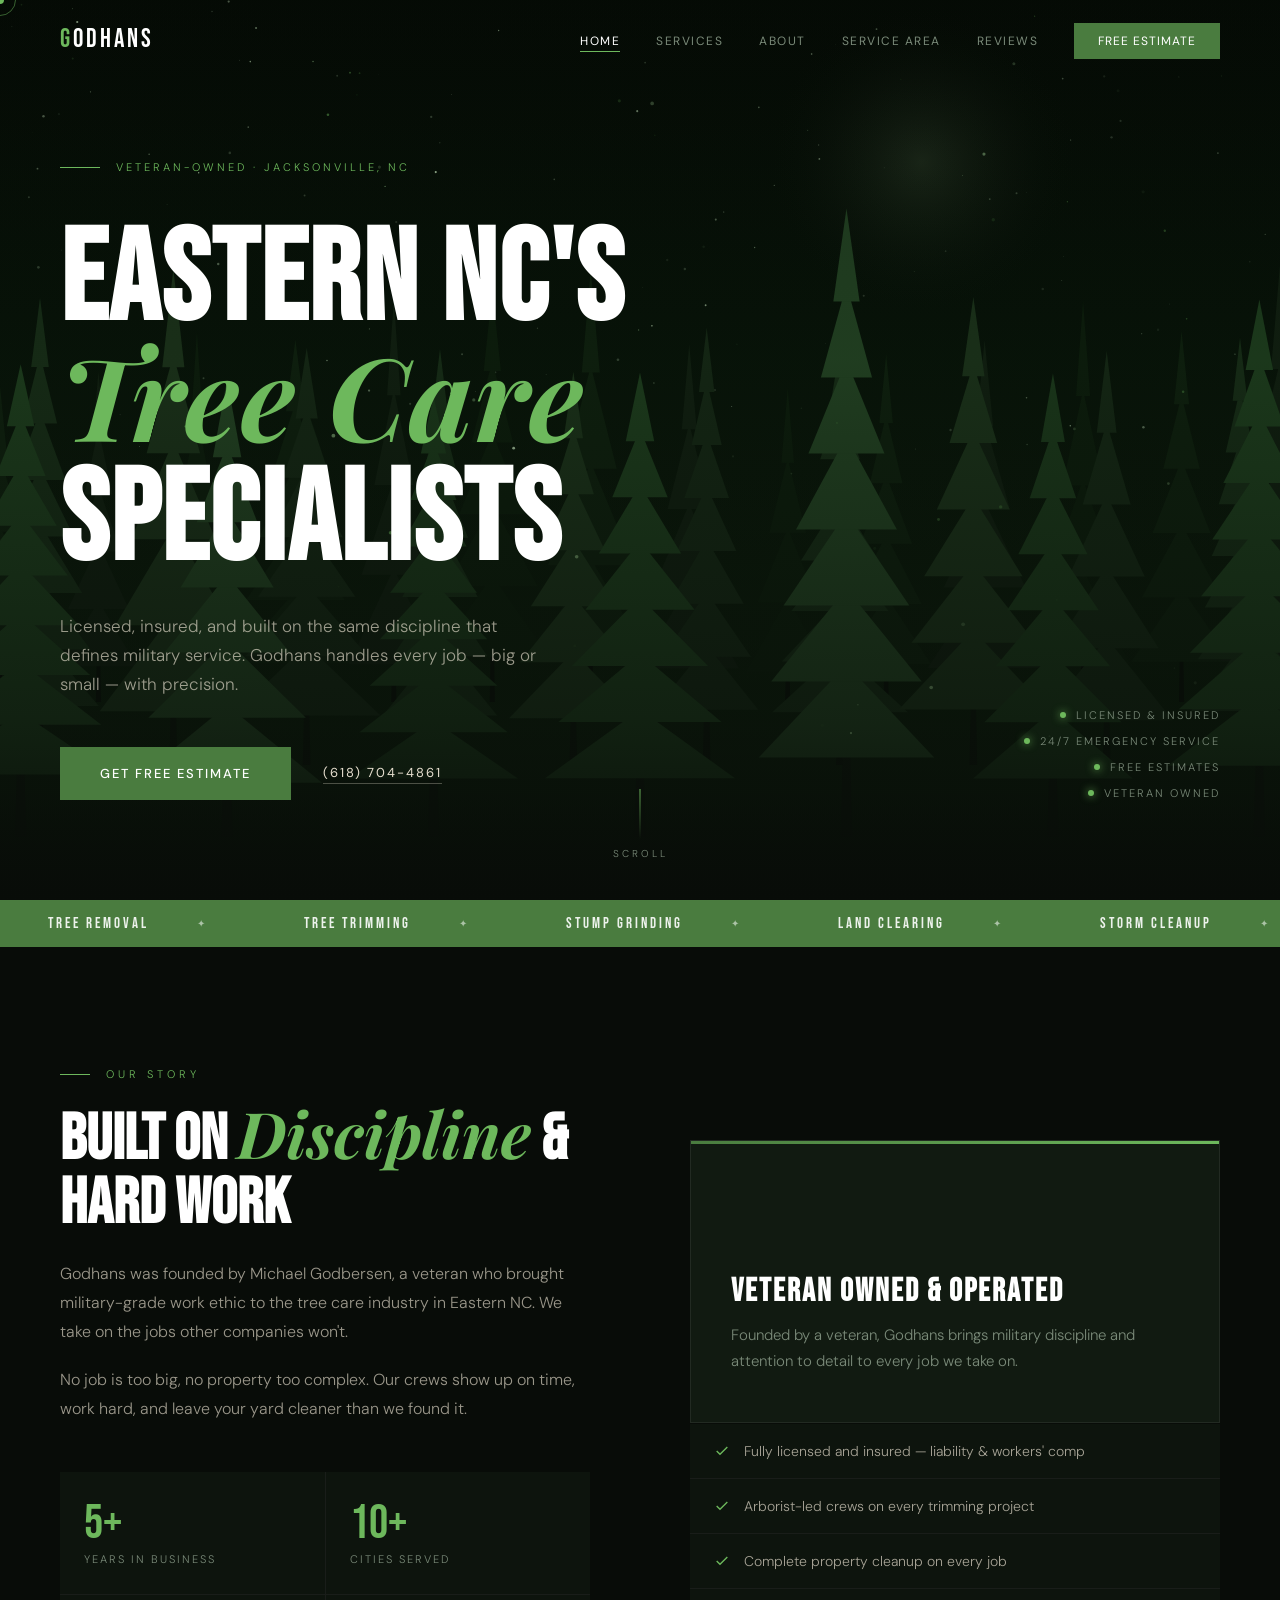
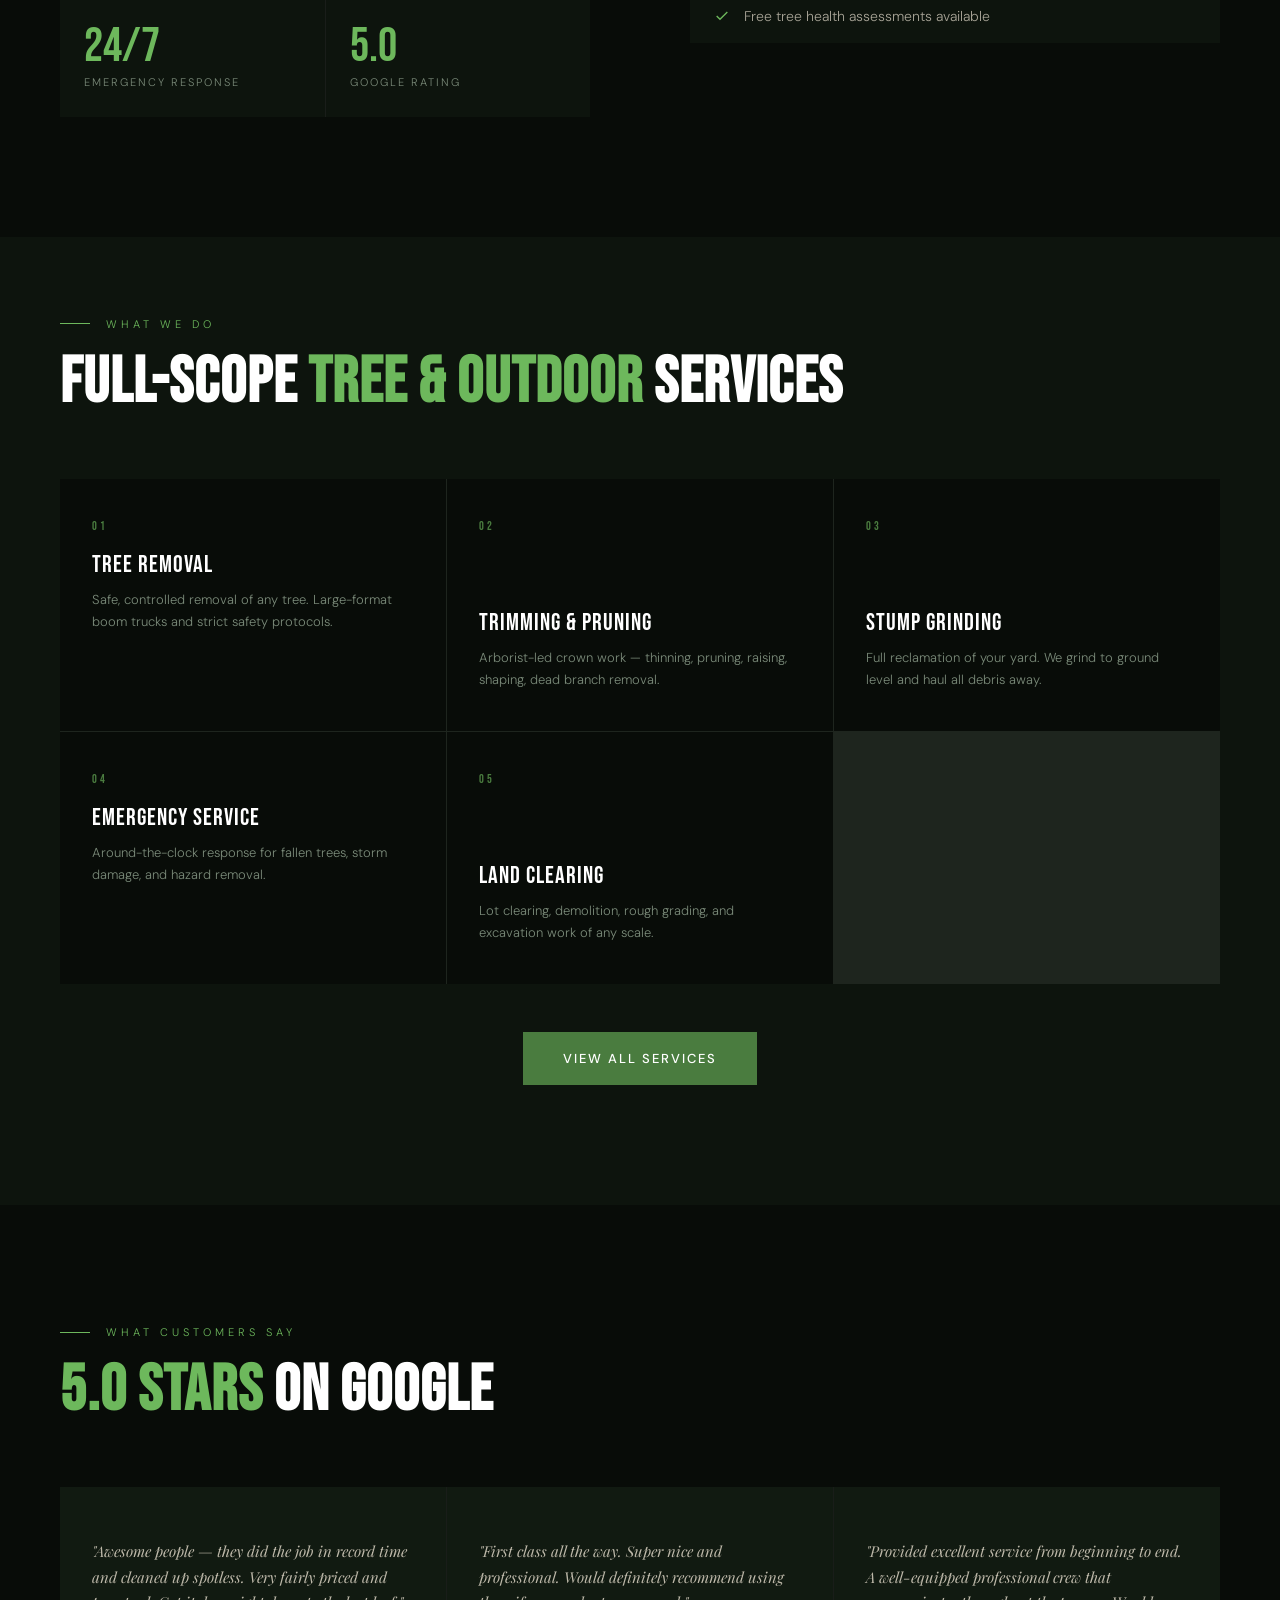
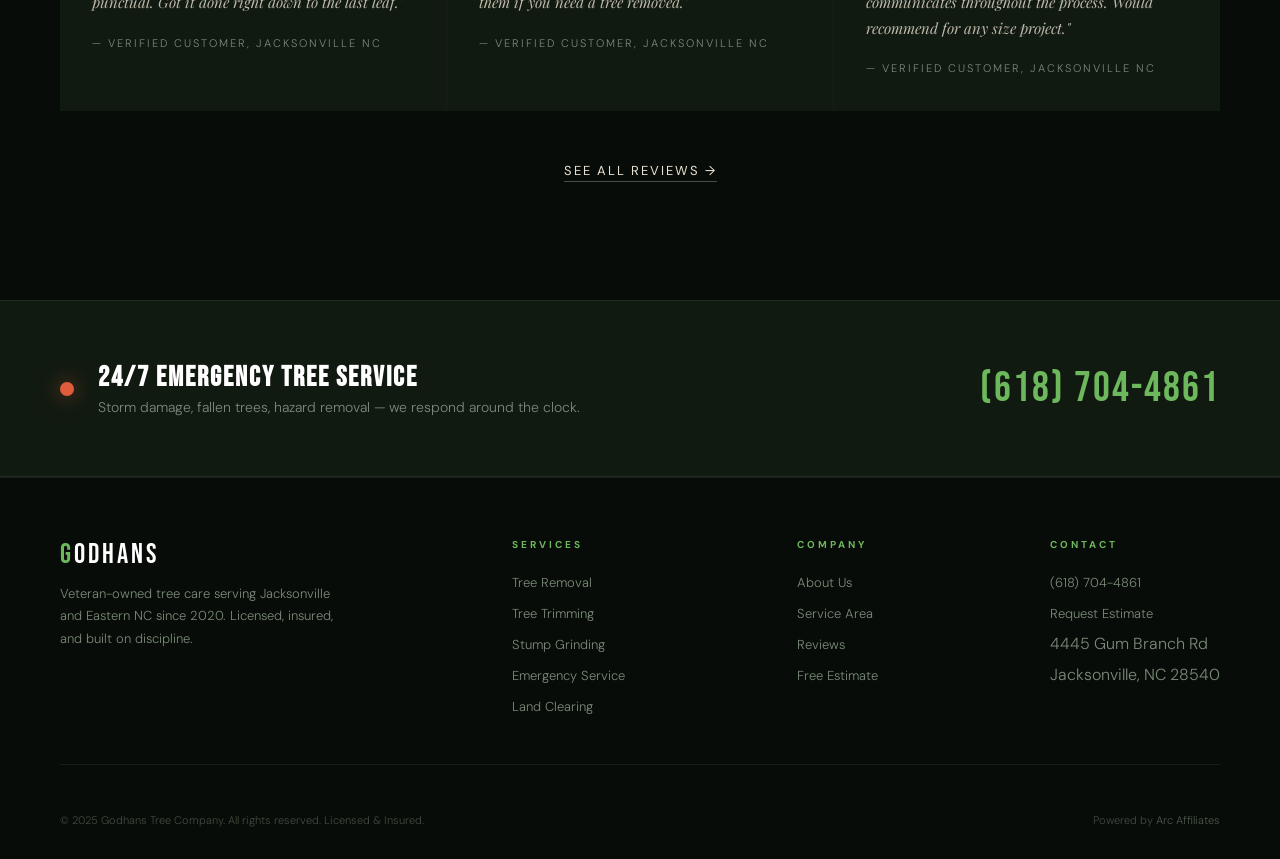
<file: public/index.html>
<!DOCTYPE html>
<html lang="en">
<head>
<meta charset="UTF-8">
<meta name="viewport" content="width=device-width, initial-scale=1.0">
<title>Godhans Tree Company | Tree Removal & Service Jacksonville, NC</title>
<meta name="description" content="Veteran-owned tree service in Jacksonville, NC. Expert tree removal, trimming, stump grinding & 24/7 emergency service across Eastern NC. Licensed, insured. Free estimates.">
<meta name="keywords" content="tree service Jacksonville NC, tree removal Jacksonville NC, tree trimming Jacksonville NC, stump grinding Jacksonville NC, emergency tree service Eastern NC, veteran owned tree company NC, arborist Jacksonville NC">
<link rel="canonical" href="https://godhandstreeservice.com/">

<!-- Open Graph -->
<meta property="og:type" content="website">
<meta property="og:url" content="https://godhandstreeservice.com/">
<meta property="og:title" content="Godhans Tree Company | Jacksonville, NC">
<meta property="og:description" content="Veteran-owned tree service in Jacksonville, NC. Tree removal, trimming, stump grinding & 24/7 emergency service. Licensed, insured. Free estimates.">
<meta property="og:site_name" content="Godhans Tree Company">
<meta property="og:locale" content="en_US">

<!-- Twitter Card -->
<meta name="twitter:card" content="summary_large_image">
<meta name="twitter:title" content="Godhans Tree Company | Jacksonville, NC">
<meta name="twitter:description" content="Veteran-owned tree service in Jacksonville, NC. Tree removal, trimming, stump grinding & 24/7 emergency service.">

<!-- Geo Meta -->
<meta name="geo.region" content="US-NC">
<meta name="geo.placename" content="Jacksonville, North Carolina">
<meta name="geo.position" content="34.8202161;-77.458531">
<meta name="ICBM" content="34.8202161, -77.458531">

<!-- AEO / AI -->
<link rel="alternate" type="text/plain" href="https://godhandstreeservice.com/llms.txt" title="LLM context">
<meta name="ai-content-declaration" content="human">

<!-- Structured Data: LocalBusiness + TreeService -->
<script type="application/ld+json">
{
  "@context": "https://schema.org",
  "@graph": [
    {
      "@type": ["LocalBusiness", "HomeAndConstructionBusiness"],
      "@id": "https://godhandstreeservice.com/#business",
      "name": "Godhans Tree Company",
      "alternateName": "Godhans",
      "description": "Veteran-owned tree care company serving Jacksonville, NC and Eastern North Carolina. Full-service tree removal, trimming, stump grinding, land clearing, emergency service.",
      "url": "https://godhandstreeservice.com",
      "telephone": "+16187044861",
      "email": "info@godhans.com",
      "foundingDate": "2020",
      "founder": {
        "@type": "Person",
        "name": "Michael Godbersen"
      },
      "address": {
        "@type": "PostalAddress",
        "streetAddress": "4445 Gum Branch Rd",
        "addressLocality": "Jacksonville",
        "addressRegion": "NC",
        "postalCode": "28540",
        "addressCountry": "US"
      },
      "geo": {
        "@type": "GeoCoordinates",
        "latitude": 34.8202161,
        "longitude": -77.458531
      },
      "areaServed": [
        {"@type": "City", "name": "Jacksonville", "addressRegion": "NC"},
        {"@type": "City", "name": "Topsail", "addressRegion": "NC"},
        {"@type": "City", "name": "Hampstead", "addressRegion": "NC"},
        {"@type": "City", "name": "Holly Ridge", "addressRegion": "NC"},
        {"@type": "City", "name": "Swansboro", "addressRegion": "NC"},
        {"@type": "City", "name": "Havelock", "addressRegion": "NC"},
        {"@type": "City", "name": "Morehead City", "addressRegion": "NC"},
        {"@type": "City", "name": "Emerald Isle", "addressRegion": "NC"},
        {"@type": "City", "name": "Kinston", "addressRegion": "NC"},
        {"@type": "City", "name": "Richlands", "addressRegion": "NC"}
      ],
      "openingHoursSpecification": {
        "@type": "OpeningHoursSpecification",
        "dayOfWeek": ["Monday","Tuesday","Wednesday","Thursday","Friday","Saturday","Sunday"],
        "opens": "00:00",
        "closes": "23:59"
      },
      "priceRange": "$$",
      "currenciesAccepted": "USD",
      "paymentAccepted": "Cash, Check, Credit Card",
      "hasOfferCatalog": {
        "@type": "OfferCatalog",
        "name": "Tree & Outdoor Services",
        "itemListElement": [
          {"@type": "Offer", "itemOffered": {"@type": "Service", "name": "Tree Removal", "description": "Safe, controlled removal of any tree. Emergency and standard removal available."}},
          {"@type": "Offer", "itemOffered": {"@type": "Service", "name": "Tree Trimming & Pruning", "description": "Arborist-led crown thinning, pruning, shaping, and dead branch removal."}},
          {"@type": "Offer", "itemOffered": {"@type": "Service", "name": "Stump Grinding", "description": "Ground-level stump removal with full debris cleanup."}},
          {"@type": "Offer", "itemOffered": {"@type": "Service", "name": "Emergency Tree Service", "description": "24/7 emergency response for fallen trees and storm damage."}},
          {"@type": "Offer", "itemOffered": {"@type": "Service", "name": "Land Clearing", "description": "Full lot clearing, rough grading, excavation, demolition, and crane service."}}
        ]
      },
      "aggregateRating": {
        "@type": "AggregateRating",
        "ratingValue": "5.0",
        "reviewCount": "10",
        "bestRating": "5",
        "worstRating": "1"
      },
      "review": [
        {
          "@type": "Review",
          "reviewRating": {"@type": "Rating", "ratingValue": "5"},
          "author": {"@type": "Person", "name": "Verified Customer"},
          "reviewBody": "Awesome people — they did the job in record time and cleaned up spotless. Very fairly priced and punctual. Got it done right down to the last leaf."
        },
        {
          "@type": "Review",
          "reviewRating": {"@type": "Rating", "ratingValue": "5"},
          "author": {"@type": "Person", "name": "Michelle G."},
          "reviewBody": "These guys are amazing! They have always been able to do what I've asked and are totally reliable. They've done two jobs at my property and I couldn't have chosen better."
        }
      ],
      "sameAs": [
        "https://www.google.com/maps/place/Godhans/@34.8202161,-77.458531",
        "https://www.bbb.org/us/nc/jacksonville/profile/tree-service/godhans-0593-90334103"
      ]
    },
    {
      "@type": "WebSite",
      "@id": "https://godhandstreeservice.com/#website",
      "url": "https://godhandstreeservice.com",
      "name": "Godhans Tree Company",
      "description": "Veteran-owned tree service company in Jacksonville, NC",
      "publisher": {"@id": "https://godhandstreeservice.com/#business"},
      "potentialAction": {
        "@type": "SearchAction",
        "target": "https://godhandstreeservice.com/contact",
        "query-input": "required name=service_query"
      }
    },
    {
      "@type": "FAQPage",
      "mainEntity": [
        {
          "@type": "Question",
          "name": "Do you offer free estimates?",
          "acceptedAnswer": {"@type": "Answer", "text": "Yes. Godhans provides free on-site estimates for all tree and outdoor services. Call (618) 704-4861 or fill out our contact form to schedule."}
        },
        {
          "@type": "Question",
          "name": "Do you offer emergency tree service?",
          "acceptedAnswer": {"@type": "Answer", "text": "Yes. Godhans offers 24/7 emergency tree service for fallen trees, storm damage, and hazardous tree removal across Eastern NC."}
        },
        {
          "@type": "Question",
          "name": "Are you licensed and insured?",
          "acceptedAnswer": {"@type": "Answer", "text": "Yes. Godhans is fully licensed and insured, carrying both liability and workers' compensation coverage."}
        },
        {
          "@type": "Question",
          "name": "What areas do you serve?",
          "acceptedAnswer": {"@type": "Answer", "text": "Godhans serves Jacksonville, Topsail, Hampstead, Holly Ridge, Swansboro, Havelock, Morehead City, Emerald Isle, Kinston, Richlands, and surrounding Eastern NC communities."}
        },
        {
          "@type": "Question",
          "name": "Is Godhans veteran-owned?",
          "acceptedAnswer": {"@type": "Answer", "text": "Yes. Godhans was founded by Michael Godbersen, a U.S. military veteran, in 2020. Most crew members are also veterans."}
        }
      ]
    }
  ]
}
</script>
<link rel="stylesheet" href="style.css">
<style>
/* HOME HERO */
.hero { position:relative;min-height:100vh;display:flex;align-items:flex-end;padding:0 60px 100px;overflow:hidden; }
#forest-canvas { position:absolute;inset:0;z-index:1;width:100%;height:100%; }
.hero-overlay { position:absolute;inset:0;z-index:2;pointer-events:none;background:linear-gradient(180deg,rgba(8,12,8,0.18) 0%,rgba(8,12,8,0.05) 40%,rgba(8,12,8,0.55) 80%,rgba(8,12,8,0.95) 100%); }
.hero-eyebrow { position:absolute;top:160px;left:60px;display:flex;align-items:center;gap:16px;font-size:11px;letter-spacing:3px;text-transform:uppercase;color:var(--green-bright);z-index:3; }
.hero-eyebrow::before { content:'';display:block;width:40px;height:1px;background:var(--green-bright); }
.hero-content { position:relative;z-index:3;max-width:900px; }
.hero-content h1 { font-family:'Bebas Neue',sans-serif;font-size:clamp(72px,10vw,140px);line-height:.92;letter-spacing:2px;color:#fff;margin-bottom:32px; }
.hero-content h1 em { font-family:'Playfair Display',serif;font-style:italic;color:var(--green-bright);font-size:.9em; }
.hero-sub { font-size:17px;font-weight:300;color:rgba(232,224,208,0.65);max-width:480px;line-height:1.7;margin-bottom:48px; }
.hero-actions { display:flex;align-items:center;gap:32px; }
.hero-badges { position:absolute;right:60px;bottom:100px;z-index:3;display:flex;flex-direction:column;gap:12px;align-items:flex-end; }
.badge { display:flex;align-items:center;gap:10px;font-size:11px;letter-spacing:2px;text-transform:uppercase;color:var(--muted); }
.badge-dot { width:6px;height:6px;border-radius:50%;background:var(--green-bright);box-shadow:0 0 8px var(--green-bright); }
.hero-scroll { position:absolute;bottom:40px;left:50%;transform:translateX(-50%);display:flex;flex-direction:column;align-items:center;gap:8px;font-size:10px;letter-spacing:3px;text-transform:uppercase;color:var(--muted);z-index:3; }
.scroll-line { width:1px;height:50px;background:linear-gradient(180deg,var(--green-bright),transparent);animation:scrollpulse 2s ease-in-out infinite; }
@keyframes scrollpulse { 0%,100%{opacity:.4} 50%{opacity:1} }

/* HOME SECTIONS */
.intro { padding:120px 0; }
.intro-grid { display:grid;grid-template-columns:1fr 1fr;gap:100px;align-items:center; }
.intro h2 { font-family:'Bebas Neue',sans-serif;font-size:clamp(44px,5vw,72px);line-height:1;color:#fff;margin-bottom:24px; }
.intro h2 em { font-family:'Playfair Display',serif;font-style:italic;color:var(--green-bright); }
.intro p { font-size:16px;line-height:1.8;color:rgba(232,224,208,0.65);margin-bottom:20px; }
.intro-stats { display:grid;grid-template-columns:1fr 1fr;gap:1px;background:var(--border);margin-top:48px; }
.stat-box { background:var(--dark);padding:28px 24px; }
.stat-number { font-family:'Bebas Neue',sans-serif;font-size:48px;color:var(--green-bright);line-height:1;margin-bottom:4px; }
.stat-label { font-size:11px;letter-spacing:2px;text-transform:uppercase;color:var(--muted); }
.intro-visual { background:var(--card);border:1px solid var(--border);padding:48px 40px;position:relative;overflow:hidden; }
.intro-visual::before { content:'';position:absolute;top:0;left:0;right:0;height:3px;background:linear-gradient(90deg,var(--green),var(--green-bright)); }
.vet-icon { font-size:48px;margin-bottom:20px; }
.intro-visual h3 { font-family:'Bebas Neue',sans-serif;font-size:32px;letter-spacing:2px;color:#fff;margin-bottom:12px; }
.intro-visual p { font-size:15px;color:var(--muted);line-height:1.7;margin-bottom:0; }
.trust-list { display:flex;flex-direction:column;gap:1px;margin-top:1px;background:var(--border); }
.trust-item { background:var(--dark);padding:18px 24px;display:flex;align-items:center;gap:14px;font-size:14px;color:rgba(232,224,208,0.7); }
.trust-item svg { color:var(--green-bright);flex-shrink:0; }

/* SERVICES PREVIEW */
.services-preview { padding:0 0 120px; background:var(--dark); }
.services-preview .section-inner { padding-top:80px; }
.services-mini { display:grid;grid-template-columns:repeat(3,1fr);gap:1px;background:var(--border);margin-top:56px; }
.service-mini-card { background:var(--black);padding:40px 32px;position:relative;overflow:hidden;transition:background .3s; text-decoration:none; display:block;}
.service-mini-card::after { content:'';position:absolute;bottom:0;left:0;right:0;height:2px;background:linear-gradient(90deg,var(--green),transparent);transform:scaleX(0);transform-origin:left;transition:transform .4s; }
.service-mini-card:hover { background:var(--card); }
.service-mini-card:hover::after { transform:scaleX(1); }
.smc-icon { font-size:32px;margin-bottom:16px;display:block; }
.smc-num { font-family:'Bebas Neue',sans-serif;font-size:12px;letter-spacing:3px;color:var(--green);margin-bottom:16px; }
.smc-title { font-family:'Bebas Neue',sans-serif;font-size:24px;letter-spacing:1px;color:#fff;margin-bottom:10px; }
.smc-desc { font-size:13px;line-height:1.7;color:var(--muted); }
.services-cta { margin-top:48px;text-align:center; }

/* REVIEWS PREVIEW */
.reviews-preview { padding:120px 0; }
.reviews-strip { display:grid;grid-template-columns:repeat(3,1fr);gap:1px;background:var(--border);margin-top:56px; }
.review-mini { background:var(--card);padding:36px 32px; }
.review-stars { color:var(--green-bright);font-size:14px;letter-spacing:2px;margin-bottom:16px; }
.review-text { font-family:'Playfair Display',serif;font-style:italic;font-size:15px;line-height:1.7;color:rgba(232,224,208,0.8);margin-bottom:20px; }
.review-author { font-size:11px;letter-spacing:2px;text-transform:uppercase;color:var(--muted); }
.reviews-cta { margin-top:48px;text-align:center; }

@media(max-width:1024px){
  .hero{padding:0 32px 80px;}
  .hero-eyebrow{left:32px;top:120px;}
  .hero-badges{display:none;}
  .intro-grid{grid-template-columns:1fr;gap:48px;}
  .services-mini{grid-template-columns:1fr 1fr;}
  .reviews-strip{grid-template-columns:1fr;}
}
@media(max-width:640px){
  .services-mini{grid-template-columns:1fr;}
  .intro-stats{grid-template-columns:1fr 1fr;}
}
</style>
</head>
<body>
<div id="cursor"></div>
<div id="cursor-ring"></div>

<nav id="main-nav">
  <a class="nav-logo" href="index.html"><span>G</span>ODHANS</a>
  <ul class="nav-links">
    <li><a href="index.html">Home</a></li>
    <li><a href="services.html">Services</a></li>
    <li><a href="about.html">About</a></li>
    <li><a href="service-area.html">Service Area</a></li>
    <li><a href="reviews.html">Reviews</a></li>
    <li><a href="contact.html" class="nav-cta">Free Estimate</a></li>
  </ul>
  <button class="mobile-menu-btn" onclick="toggleMobile()"><span></span><span></span><span></span></button>
</nav>

<!-- HERO -->
<section class="hero" id="home">
  <canvas id="forest-canvas"></canvas>
  <div class="hero-overlay"></div>
  <div class="hero-eyebrow">Veteran-Owned · Jacksonville, NC</div>
  <div class="hero-content">
    <h1>Eastern NC's<br><em>Tree Care</em><br>Specialists</h1>
    <p class="hero-sub">Licensed, insured, and built on the same discipline that defines military service. Godhans handles every job — big or small — with precision.</p>
    <div class="hero-actions">
      <a href="contact.html" class="btn-primary">Get Free Estimate</a>
      <a href="tel:6187044861" class="btn-ghost">(618) 704-4861</a>
    </div>
  </div>
  <div class="hero-badges">
    <div class="badge"><span class="badge-dot"></span> Licensed & Insured</div>
    <div class="badge"><span class="badge-dot"></span> 24/7 Emergency Service</div>
    <div class="badge"><span class="badge-dot"></span> Free Estimates</div>
    <div class="badge"><span class="badge-dot"></span> Veteran Owned</div>
  </div>
  <div class="hero-scroll"><div class="scroll-line"></div>Scroll</div>
</section>

<!-- MARQUEE -->
<div class="marquee-bar">
  <div class="marquee-track">
    <div class="marquee-item">Tree Removal</div><div class="marquee-item">Tree Trimming</div><div class="marquee-item">Stump Grinding</div><div class="marquee-item">Land Clearing</div><div class="marquee-item">Storm Cleanup</div><div class="marquee-item">Emergency Service</div><div class="marquee-item">Crane Service</div><div class="marquee-item">Demolition</div>
    <div class="marquee-item">Tree Removal</div><div class="marquee-item">Tree Trimming</div><div class="marquee-item">Stump Grinding</div><div class="marquee-item">Land Clearing</div><div class="marquee-item">Storm Cleanup</div><div class="marquee-item">Emergency Service</div><div class="marquee-item">Crane Service</div><div class="marquee-item">Demolition</div>
  </div>
</div>

<!-- INTRO -->
<section class="intro">
  <div class="section-inner">
    <div class="intro-grid">
      <div>
        <div class="section-label reveal">Our Story</div>
        <h2 class="reveal reveal-delay-1">Built on <em>Discipline</em> & Hard Work</h2>
        <p class="reveal reveal-delay-2">Godhans was founded by Michael Godbersen, a veteran who brought military-grade work ethic to the tree care industry in Eastern NC. We take on the jobs other companies won't.</p>
        <p class="reveal reveal-delay-2">No job is too big, no property too complex. Our crews show up on time, work hard, and leave your yard cleaner than we found it.</p>
        <div class="intro-stats reveal reveal-delay-3">
          <div class="stat-box"><div class="stat-number">5+</div><div class="stat-label">Years in Business</div></div>
          <div class="stat-box"><div class="stat-number">10+</div><div class="stat-label">Cities Served</div></div>
          <div class="stat-box"><div class="stat-number">24/7</div><div class="stat-label">Emergency Response</div></div>
          <div class="stat-box"><div class="stat-number">5.0</div><div class="stat-label">Google Rating</div></div>
        </div>
      </div>
      <div class="reveal reveal-delay-2">
        <div class="intro-visual">
          <div class="vet-icon">️</div>
          <h3>Veteran Owned & Operated</h3>
          <p>Founded by a veteran, Godhans brings military discipline and attention to detail to every job we take on.</p>
        </div>
        <div class="trust-list">
          <div class="trust-item"><svg width="16" height="16" viewBox="0 0 24 24" fill="none" stroke="currentColor" stroke-width="2"><polyline points="20 6 9 17 4 12"/></svg>Fully licensed and insured — liability & workers' comp</div>
          <div class="trust-item"><svg width="16" height="16" viewBox="0 0 24 24" fill="none" stroke="currentColor" stroke-width="2"><polyline points="20 6 9 17 4 12"/></svg>Arborist-led crews on every trimming project</div>
          <div class="trust-item"><svg width="16" height="16" viewBox="0 0 24 24" fill="none" stroke="currentColor" stroke-width="2"><polyline points="20 6 9 17 4 12"/></svg>Complete property cleanup on every job</div>
          <div class="trust-item"><svg width="16" height="16" viewBox="0 0 24 24" fill="none" stroke="currentColor" stroke-width="2"><polyline points="20 6 9 17 4 12"/></svg>Free tree health assessments available</div>
        </div>
      </div>
    </div>
  </div>
</section>

<!-- SERVICES PREVIEW -->
<section class="services-preview">
  <div class="section-inner">
    <div class="section-label reveal">What We Do</div>
    <div class="section-header"><h2 class="reveal reveal-delay-1">Full-Scope <span>Tree & Outdoor</span> Services</h2></div>
    <div class="services-mini">
      <a href="services.html" class="service-mini-card reveal"><div class="smc-num">01</div><span class="smc-icon"></span><div class="smc-title">Tree Removal</div><p class="smc-desc">Safe, controlled removal of any tree. Large-format boom trucks and strict safety protocols.</p></a>
      <a href="services.html" class="service-mini-card reveal reveal-delay-1"><div class="smc-num">02</div><span class="smc-icon">️</span><div class="smc-title">Trimming & Pruning</div><p class="smc-desc">Arborist-led crown work — thinning, pruning, raising, shaping, dead branch removal.</p></a>
      <a href="services.html" class="service-mini-card reveal reveal-delay-2"><div class="smc-num">03</div><span class="smc-icon">️</span><div class="smc-title">Stump Grinding</div><p class="smc-desc">Full reclamation of your yard. We grind to ground level and haul all debris away.</p></a>
      <a href="services.html" class="service-mini-card reveal"><div class="smc-num">04</div><span class="smc-icon"></span><div class="smc-title">Emergency Service</div><p class="smc-desc">Around-the-clock response for fallen trees, storm damage, and hazard removal.</p></a>
      <a href="services.html" class="service-mini-card reveal reveal-delay-1"><div class="smc-num">05</div><span class="smc-icon">️</span><div class="smc-title">Land Clearing</div><p class="smc-desc">Lot clearing, demolition, rough grading, and excavation work of any scale.</p></a>
      
    </div>
    <div class="services-cta reveal"><a href="services.html" class="btn-primary">View All Services</a></div>
  </div>
</section>

<!-- REVIEWS PREVIEW -->
<section class="reviews-preview">
  <div class="section-inner">
    <div class="section-label reveal">What Customers Say</div>
    <div class="section-header"><h2 class="reveal reveal-delay-1"><span>5.0 Stars</span> on Google</h2></div>
    <div class="reviews-strip">
      <div class="review-mini reveal">
        <div class="review-stars"></div>
        <p class="review-text">"Awesome people — they did the job in record time and cleaned up spotless. Very fairly priced and punctual. Got it done right down to the last leaf."</p>
        <div class="review-author">— Verified Customer, Jacksonville NC</div>
      </div>
      <div class="review-mini reveal reveal-delay-1">
        <div class="review-stars"></div>
        <p class="review-text">"First class all the way. Super nice and professional. Would definitely recommend using them if you need a tree removed."</p>
        <div class="review-author">— Verified Customer, Jacksonville NC</div>
      </div>
      <div class="review-mini reveal reveal-delay-2">
        <div class="review-stars"></div>
        <p class="review-text">"Provided excellent service from beginning to end. A well-equipped professional crew that communicates throughout the process. Would recommend for any size project."</p>
        <div class="review-author">— Verified Customer, Jacksonville NC</div>
      </div>
    </div>
    <div class="reviews-cta reveal"><a href="reviews.html" class="btn-ghost">See All Reviews →</a></div>
  </div>
</section>

<!-- EMERGENCY BANNER -->
<div class="emergency-banner">
  <div class="emergency-inner">
    <div class="emergency-text">
      <div class="emergency-pulse"></div>
      <div class="emergency-copy"><h3>24/7 Emergency Tree Service</h3><p>Storm damage, fallen trees, hazard removal — we respond around the clock.</p></div>
    </div>
    <a href="tel:6187044861" class="emergency-phone">(618) 704-4861</a>
  </div>
</div>

<footer>
  <div class="footer-inner">
    <div class="footer-top">
      <div class="footer-brand"><a class="nav-logo" href="index.html"><span>G</span>ODHANS</a><p>Veteran-owned tree care serving Jacksonville and Eastern NC since 2020. Licensed, insured, and built on discipline.</p></div>
      <div class="footer-links"><h4>Services</h4><ul><li><a href="services.html">Tree Removal</a></li><li><a href="services.html">Tree Trimming</a></li><li><a href="services.html">Stump Grinding</a></li><li><a href="services.html">Emergency Service</a></li><li><a href="services.html">Land Clearing</a></li></ul></div>
      <div class="footer-links"><h4>Company</h4><ul><li><a href="about.html">About Us</a></li><li><a href="service-area.html">Service Area</a></li><li><a href="reviews.html">Reviews</a></li><li><a href="contact.html">Free Estimate</a></li></ul></div>
      <div class="footer-links"><h4>Contact</h4><ul><li><a href="tel:6187044861">(618) 704-4861</a></li><li><a href="contact.html">Request Estimate</a></li><li><span style="color:var(--muted)">4445 Gum Branch Rd</span></li><li><span style="color:var(--muted)">Jacksonville, NC 28540</span></li></ul></div>
    </div>
    <div class="footer-bottom"><p>© 2025 Godhans Tree Company. All rights reserved. Licensed & Insured.</p><p class="powered-by">Powered by <a href="https://arcaffiliates.com" target="_blank">Arc Affiliates</a></p></div>
  </div>
</footer>
<button id="scrolltop">↑</button>

<script src="shared.js"></script>
<script>
// FOREST CANVAS
(function(){
  const canvas=document.getElementById('forest-canvas');
  const ctx=canvas.getContext('2d');
  let W,H,t=0;
  function resize(){W=canvas.width=canvas.offsetWidth;H=canvas.height=canvas.offsetHeight;}
  window.addEventListener('resize',resize);resize();
  const particles=[];
  for(let i=0;i<60;i++)particles.push({x:Math.random(),y:Math.random()*.85,r:Math.random()*1.6+.3,speed:Math.random()*.00015+.00005,alpha:Math.random()*.6+.1,flicker:Math.random()*Math.PI*2,flickerSpeed:Math.random()*.04+.01,color:Math.random()>.5?'109,184,92':'168,216,154'});
  const trees=[];
  const backCols=['#0e1f0e','#101e10','#0c1c0c'];
  for(let i=0;i<14;i++)trees.push({x:i/13,baseY:.78,height:.28+Math.random()*.12,spread:.06+Math.random()*.04,layers:4+Math.floor(Math.random()*2),trunkW:.004,color:backCols[i%3],sway:.6+Math.random()*.4,phase:Math.random()*Math.PI*2,depth:0});
  const midCols=['#162b16','#1a3019','#142614'];
  for(let i=0;i<10;i++)trees.push({x:(i+.3)/9.6,baseY:.85,height:.34+Math.random()*.14,spread:.07+Math.random()*.05,layers:5+Math.floor(Math.random()*3),trunkW:.006,color:midCols[i%3],sway:.8+Math.random()*.5,phase:Math.random()*Math.PI*2,depth:1});
  const frontCols=['#1c3a1c','#213f21','#1a361a'];
  for(let i=0;i<7;i++)trees.push({x:(i+.1)/6.2,baseY:.93,height:.44+Math.random()*.18,spread:.10+Math.random()*.06,layers:6+Math.floor(Math.random()*3),trunkW:.009,color:frontCols[i%3],sway:1.0+Math.random()*.6,phase:Math.random()*Math.PI*2,depth:2});
  const stars=[];
  for(let i=0;i<120;i++)stars.push({x:Math.random(),y:Math.random()*.55,r:Math.random()*1.2+.2,alpha:Math.random()*.7+.1,twinkle:Math.random()*Math.PI*2,ts:Math.random()*.02+.005});
  function drawPine(tr,wind){
    const px=tr.x*W,py=tr.baseY*H,h=tr.height*H,spW=tr.spread*W;
    const sw=wind*tr.sway*Math.sin(t*.8+tr.phase);
    ctx.save();ctx.translate(px,py);
    const tH=h*.18,tw=tr.trunkW*W;
    ctx.beginPath();ctx.moveTo(-tw/2,0);ctx.lineTo(tw/2,0);ctx.lineTo(tw*.3+sw*.1,-tH);ctx.lineTo(-tw*.3+sw*.1,-tH);ctx.closePath();
    ctx.fillStyle=tr.depth===0?'#080f08':tr.depth===1?'#0a130a':'#0c160c';ctx.fill();
    for(let l=0;l<tr.layers;l++){
      const frac=l/(tr.layers-1),lY=-tH-frac*(h-tH),lW=spW*(1-frac*.85),lH=(h/tr.layers)*1.3,lSw=sw*frac*.7;
      ctx.beginPath();ctx.moveTo(lSw,lY-lH*.7);ctx.lineTo(lSw+lW*.5,lY+lH*.2);ctx.lineTo(lSw-lW*.5,lY+lH*.2);ctx.closePath();
      ctx.fillStyle=tr.color;ctx.fill();
    }
    ctx.restore();
  }
  function draw(){
    t+=.016;
    const wind=.018+Math.sin(t*.4)*.006+Math.sin(t*.17)*.003;
    ctx.clearRect(0,0,W,H);
    const sg=ctx.createLinearGradient(0,0,0,H);sg.addColorStop(0,'#040a04');sg.addColorStop(.35,'#071208');sg.addColorStop(.7,'#0b1a0b');sg.addColorStop(1,'#0d200d');
    ctx.fillStyle=sg;ctx.fillRect(0,0,W,H);
    stars.forEach(s=>{s.twinkle+=s.ts;const a=s.alpha*(.7+.3*Math.sin(s.twinkle));ctx.beginPath();ctx.arc(s.x*W,s.y*H,s.r,0,Math.PI*2);ctx.fillStyle=`rgba(200,230,190,${a})`;ctx.fill();});
    const mx=W*.72,my=H*.18,mr=Math.min(W,H)*.045;
    const mg=ctx.createRadialGradient(mx,my,0,mx,my,mr*4);mg.addColorStop(0,'rgba(180,220,160,0.12)');mg.addColorStop(1,'rgba(0,0,0,0)');
    ctx.beginPath();ctx.arc(mx,my,mr*4,0,Math.PI*2);ctx.fillStyle=mg;ctx.fill();
    trees.filter(tr=>tr.depth===0).forEach(tr=>drawPine(tr,wind));
    trees.filter(tr=>tr.depth===1).forEach(tr=>drawPine(tr,wind));
    const fg=ctx.createLinearGradient(0,H*.88,0,H);fg.addColorStop(0,'rgba(10,18,10,0)');fg.addColorStop(1,'rgba(8,12,8,0.9)');ctx.fillStyle=fg;ctx.fillRect(0,H*.88,W,H*.15);
    trees.filter(tr=>tr.depth===2).forEach(tr=>drawPine(tr,wind));
    particles.forEach(p=>{p.flicker+=p.flickerSpeed;p.x+=p.speed;if(p.x>1.02)p.x=-0.02;const a=p.alpha*(.6+.4*Math.sin(p.flicker));ctx.beginPath();ctx.arc(p.x*W,p.y*H,p.r,0,Math.PI*2);ctx.fillStyle=`rgba(${p.color},${a})`;ctx.fill();});
    requestAnimationFrame(draw);
  }
  draw();
})();
</script>
</body>
</html>
</file>
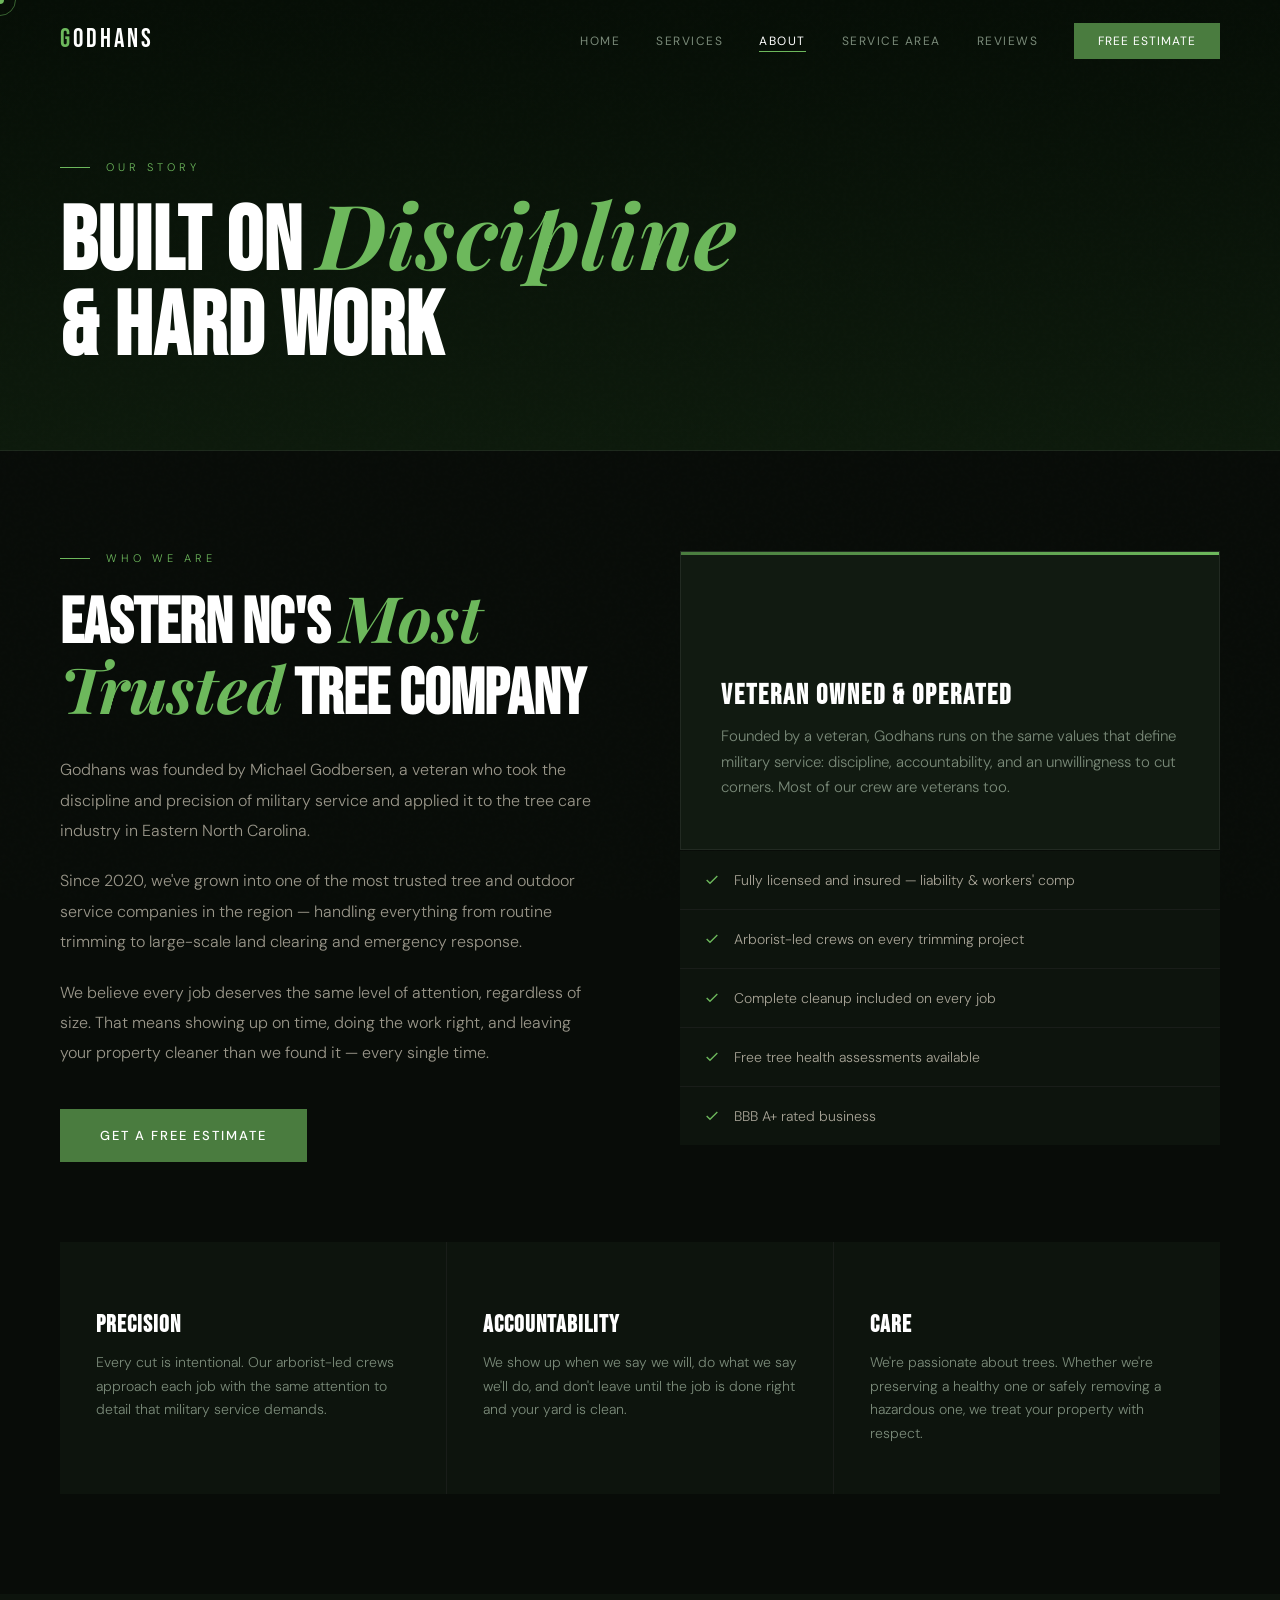
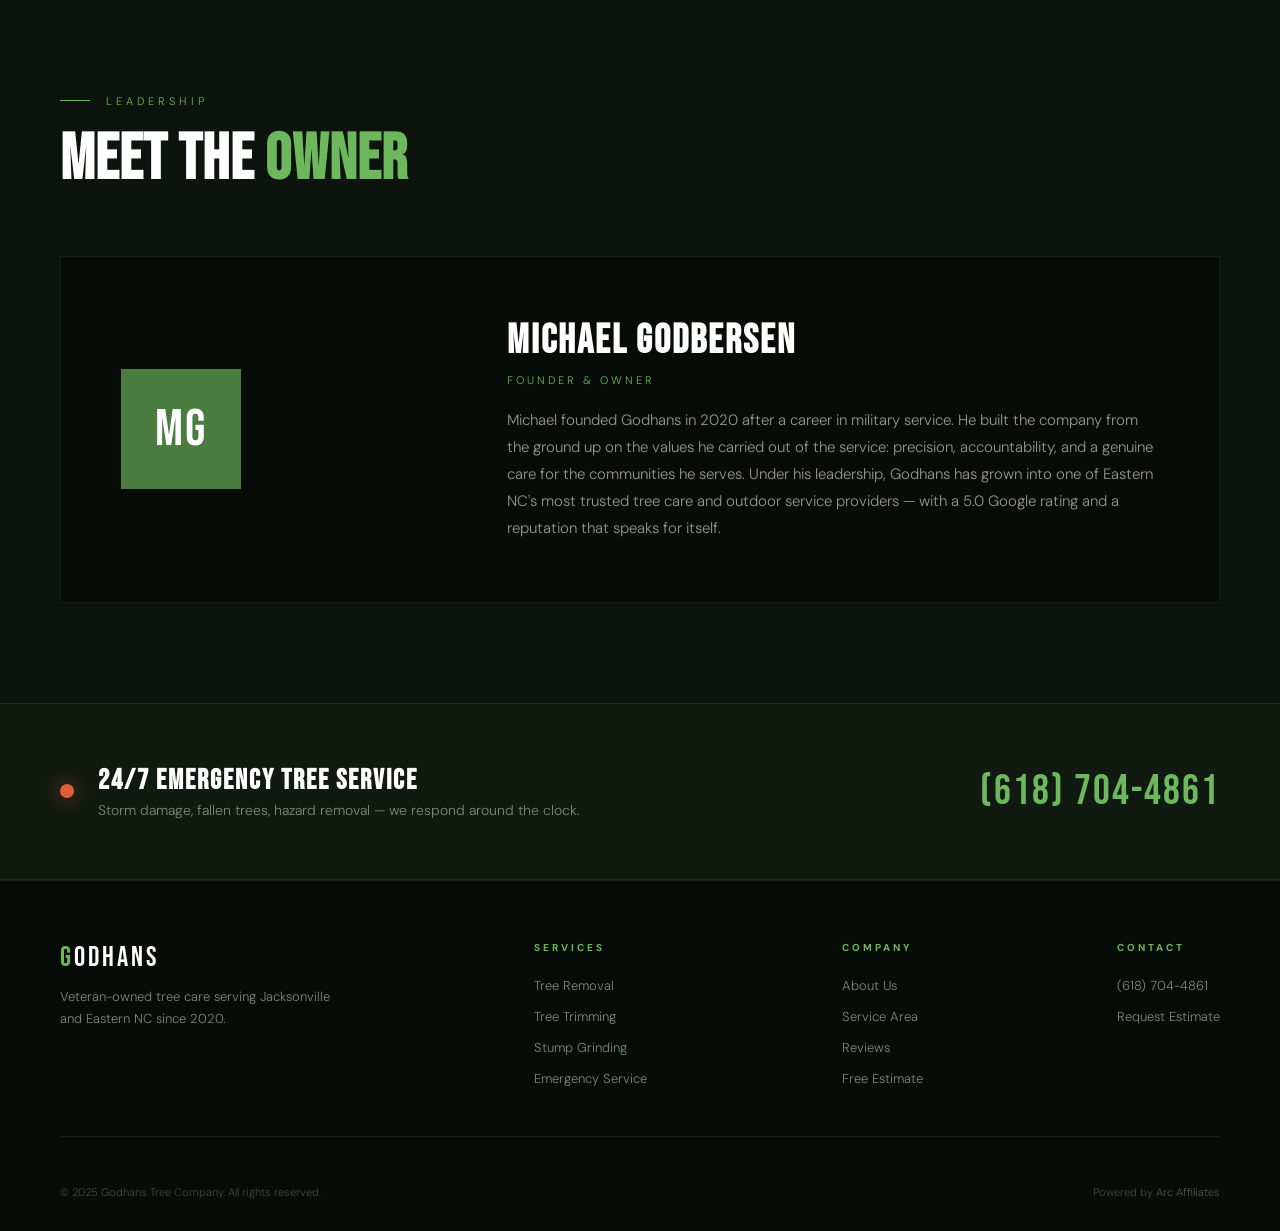
<file: public/about.html>
<!DOCTYPE html>
<html lang="en">
<head>
<meta charset="UTF-8">
<meta name="viewport" content="width=device-width, initial-scale=1.0">
<title>About Godhans | Veteran-Owned Tree Company Jacksonville NC</title>
<meta name="description" content="Godhans Tree Company — veteran-owned and operated since 2020. Founded by Michael Godbersen in Jacksonville, NC. Licensed, insured, BBB A+ rated. Serving Eastern NC with discipline and precision.">
<meta name="keywords" content="veteran owned tree company Jacksonville NC, Godhans tree company about, Michael Godbersen tree service, arborist company Eastern NC">
<link rel="canonical" href="https://godhandstreeservice.com/about">
<meta property="og:type" content="website">
<meta property="og:url" content="https://godhandstreeservice.com/about">
<meta property="og:title" content="About Godhans | Veteran-Owned Tree Company Jacksonville NC">
<meta property="og:description" content="Veteran-owned tree care company founded by Michael Godbersen in Jacksonville, NC. Licensed, insured, BBB A+ rated since 2020.">
<meta property="og:site_name" content="Godhans Tree Company">
<meta name="geo.region" content="US-NC">
<meta name="geo.placename" content="Jacksonville, North Carolina">
<meta name="geo.position" content="34.8202161;-77.458531">
<meta name="ICBM" content="34.8202161, -77.458531">
<link rel="alternate" type="text/plain" href="https://godhandstreeservice.com/llms.txt" title="LLM context">
<script type="application/ld+json">
{
  "@context": "https://schema.org",
  "@type": "AboutPage",
  "@id": "https://godhandstreeservice.com/about",
  "name": "About Godhans Tree Company",
  "url": "https://godhandstreeservice.com/about",
  "description": "Godhans is a veteran-owned tree care company in Jacksonville, NC founded by Michael Godbersen in 2020.",
  "provider": {"@id": "https://godhandstreeservice.com/#business"},
  "breadcrumb": {
    "@type": "BreadcrumbList",
    "itemListElement": [
      {"@type": "ListItem", "position": 1, "name": "Home", "item": "https://godhandstreeservice.com"},
      {"@type": "ListItem", "position": 2, "name": "About", "item": "https://godhandstreeservice.com/about"}
    ]
  },
  "mainEntity": {
    "@type": "Organization",
    "name": "Godhans Tree Company",
    "founder": {"@type": "Person", "name": "Michael Godbersen"},
    "foundingDate": "2020",
    "description": "Veteran-owned tree care company serving Eastern NC since 2020."
  }
}
</script>
<link rel="stylesheet" href="style.css">
<style>
.about-section { padding:100px 0; }
.about-grid { display:grid;grid-template-columns:1fr 1fr;gap:80px;align-items:start;margin-bottom:80px; }
.about-grid p { font-size:16px;line-height:1.9;color:rgba(232,224,208,0.65);margin-bottom:20px; }
.about-grid h2 { font-family:'Bebas Neue',sans-serif;font-size:clamp(44px,5vw,68px);color:#fff;line-height:1;margin-bottom:28px; }
.about-grid h2 em { font-family:'Playfair Display',serif;font-style:italic;color:var(--green-bright); }
.vet-card { background:var(--card);border:1px solid var(--border);padding:48px 40px;position:relative;overflow:hidden;margin-bottom:1px; }
.vet-card::before { content:'';position:absolute;top:0;left:0;right:0;height:3px;background:linear-gradient(90deg,var(--green),var(--green-bright)); }
.vet-card h3 { font-family:'Bebas Neue',sans-serif;font-size:28px;letter-spacing:2px;color:#fff;margin-bottom:12px;margin-top:16px; }
.vet-card p { font-size:15px;color:var(--muted);line-height:1.7;margin-bottom:0; }
.values-grid { display:grid;grid-template-columns:repeat(3,1fr);gap:1px;background:var(--border);margin-top:80px; }
.value-card { background:var(--dark);padding:48px 36px; }
.value-icon { font-size:36px;margin-bottom:20px;display:block; }
.value-card h3 { font-family:'Bebas Neue',sans-serif;font-size:24px;letter-spacing:1px;color:#fff;margin-bottom:12px; }
.value-card p { font-size:14px;line-height:1.7;color:var(--muted); }
.team-section { padding:100px 0;background:var(--dark); }
.owner-card { display:grid;grid-template-columns:1fr 2fr;gap:60px;align-items:center;background:var(--black);border:1px solid var(--border);padding:60px; }
.owner-initial { width:120px;height:120px;background:var(--green);display:flex;align-items:center;justify-content:center;font-family:'Bebas Neue',sans-serif;font-size:52px;color:#fff;letter-spacing:2px; }
.owner-info h3 { font-family:'Bebas Neue',sans-serif;font-size:40px;letter-spacing:2px;color:#fff;margin-bottom:8px; }
.owner-role { font-size:11px;letter-spacing:3px;text-transform:uppercase;color:var(--green-bright);margin-bottom:20px;display:block; }
.owner-info p { font-size:15px;line-height:1.8;color:rgba(232,224,208,0.65); }
@media(max-width:1024px){ .about-grid,.owner-card{grid-template-columns:1fr;gap:40px;} .values-grid{grid-template-columns:1fr;} }
@media(max-width:640px){ .owner-card{padding:32px 24px;} .owner-init{width:72px;height:72px;font-size:32px;} }

.owner-photo-wrap {
  width: 180px; height: 180px;
  border: 3px solid var(--green);
  overflow: hidden;
  flex-shrink: 0;
}
.owner-photo {
  width: 100%; height: 100%;
  object-fit: cover;
  object-position: center top;
  filter: grayscale(20%);
  transition: filter 0.3s;
}
.owner-photo:hover { filter: grayscale(0%); }
</style>
</head>
<body>
<div id="cursor"></div><div id="cursor-ring"></div>
<nav id="main-nav">
  <a class="nav-logo" href="index.html"><span>G</span>ODHANS</a>
  <ul class="nav-links">
    <li><a href="index.html">Home</a></li>
    <li><a href="services.html">Services</a></li>
    <li><a href="about.html">About</a></li>
    <li><a href="service-area.html">Service Area</a></li>
    <li><a href="reviews.html">Reviews</a></li>
    <li><a href="contact.html" class="nav-cta">Free Estimate</a></li>
  </ul>
  <button class="mobile-menu-btn" onclick="toggleMobile()"><span></span><span></span><span></span></button>
</nav>

<div class="page-hero">
  <div class="page-hero-inner">
    <div class="page-label">Our Story</div>
    <h1>Built on <em>Discipline</em><br>& Hard Work</h1>
  </div>
</div>

<section class="about-section">
  <div class="section-inner">
    <div class="about-grid">
      <div>
        <div class="section-label reveal">Who We Are</div>
        <h2 class="reveal reveal-delay-1">Eastern NC's <em>Most Trusted</em> Tree Company</h2>
        <p class="reveal reveal-delay-2">Godhans was founded by Michael Godbersen, a veteran who took the discipline and precision of military service and applied it to the tree care industry in Eastern North Carolina.</p>
        <p class="reveal reveal-delay-2">Since 2020, we've grown into one of the most trusted tree and outdoor service companies in the region — handling everything from routine trimming to large-scale land clearing and emergency response.</p>
        <p class="reveal reveal-delay-2">We believe every job deserves the same level of attention, regardless of size. That means showing up on time, doing the work right, and leaving your property cleaner than we found it — every single time.</p>
        <div style="margin-top:40px;" class="reveal reveal-delay-3">
          <a href="contact.html" class="btn-primary">Get a Free Estimate</a>
        </div>
      </div>
      <div class="reveal reveal-delay-2">
        <div class="vet-card">
          <div style="font-size:48px;">️</div>
          <h3>Veteran Owned & Operated</h3>
          <p>Founded by a veteran, Godhans runs on the same values that define military service: discipline, accountability, and an unwillingness to cut corners. Most of our crew are veterans too.</p>
        </div>
        <div style="display:flex;flex-direction:column;gap:1px;background:var(--border);">
          <div style="background:var(--dark);padding:20px 24px;display:flex;align-items:center;gap:14px;font-size:14px;color:rgba(232,224,208,0.7);">
            <svg width="16" height="16" viewBox="0 0 24 24" fill="none" stroke="#6db85c" stroke-width="2"><polyline points="20 6 9 17 4 12"/></svg>Fully licensed and insured — liability & workers' comp
          </div>
          <div style="background:var(--dark);padding:20px 24px;display:flex;align-items:center;gap:14px;font-size:14px;color:rgba(232,224,208,0.7);">
            <svg width="16" height="16" viewBox="0 0 24 24" fill="none" stroke="#6db85c" stroke-width="2"><polyline points="20 6 9 17 4 12"/></svg>Arborist-led crews on every trimming project
          </div>
          <div style="background:var(--dark);padding:20px 24px;display:flex;align-items:center;gap:14px;font-size:14px;color:rgba(232,224,208,0.7);">
            <svg width="16" height="16" viewBox="0 0 24 24" fill="none" stroke="#6db85c" stroke-width="2"><polyline points="20 6 9 17 4 12"/></svg>Complete cleanup included on every job
          </div>
          <div style="background:var(--dark);padding:20px 24px;display:flex;align-items:center;gap:14px;font-size:14px;color:rgba(232,224,208,0.7);">
            <svg width="16" height="16" viewBox="0 0 24 24" fill="none" stroke="#6db85c" stroke-width="2"><polyline points="20 6 9 17 4 12"/></svg>Free tree health assessments available
          </div>
          <div style="background:var(--dark);padding:20px 24px;display:flex;align-items:center;gap:14px;font-size:14px;color:rgba(232,224,208,0.7);">
            <svg width="16" height="16" viewBox="0 0 24 24" fill="none" stroke="#6db85c" stroke-width="2"><polyline points="20 6 9 17 4 12"/></svg>BBB A+ rated business
          </div>
        </div>
      </div>
    </div>

    <div class="values-grid">
      <div class="value-card reveal"><span class="value-icon"></span><h3>Precision</h3><p>Every cut is intentional. Our arborist-led crews approach each job with the same attention to detail that military service demands.</p></div>
      <div class="value-card reveal reveal-delay-1"><span class="value-icon"></span><h3>Accountability</h3><p>We show up when we say we will, do what we say we'll do, and don't leave until the job is done right and your yard is clean.</p></div>
      <div class="value-card reveal reveal-delay-2"><span class="value-icon"></span><h3>Care</h3><p>We're passionate about trees. Whether we're preserving a healthy one or safely removing a hazardous one, we treat your property with respect.</p></div>
    </div>
  </div>
</section>

<section class="team-section">
  <div class="section-inner">
    <div class="section-label reveal">Leadership</div>
    <div class="section-header"><h2 class="reveal reveal-delay-1">Meet the <span>Owner</span></h2></div>
    <div class="owner-card reveal reveal-delay-2" style="margin-top:48px;">
      <div><div class="owner-initial">MG</div></div>
      <div class="owner-info">
        <h3>Michael Godbersen</h3>
        <span class="owner-role">Founder & Owner</span>
        <p>Michael founded Godhans in 2020 after a career in military service. He built the company from the ground up on the values he carried out of the service: precision, accountability, and a genuine care for the communities he serves. Under his leadership, Godhans has grown into one of Eastern NC's most trusted tree care and outdoor service providers — with a 5.0 Google rating and a reputation that speaks for itself.</p>
      </div>
    </div>
  </div>
</section>

<div class="emergency-banner">
  <div class="emergency-inner">
    <div class="emergency-text"><div class="emergency-pulse"></div><div class="emergency-copy"><h3>24/7 Emergency Tree Service</h3><p>Storm damage, fallen trees, hazard removal — we respond around the clock.</p></div></div>
    <a href="tel:6187044861" class="emergency-phone">(618) 704-4861</a>
  </div>
</div>

<footer>
  <div class="footer-inner">
    <div class="footer-top">
      <div class="footer-brand"><a class="nav-logo" href="index.html"><span>G</span>ODHANS</a><p>Veteran-owned tree care serving Jacksonville and Eastern NC since 2020.</p></div>
      <div class="footer-links"><h4>Services</h4><ul><li><a href="services.html">Tree Removal</a></li><li><a href="services.html">Tree Trimming</a></li><li><a href="services.html">Stump Grinding</a></li><li><a href="services.html">Emergency Service</a></li></ul></div>
      <div class="footer-links"><h4>Company</h4><ul><li><a href="about.html">About Us</a></li><li><a href="service-area.html">Service Area</a></li><li><a href="reviews.html">Reviews</a></li><li><a href="contact.html">Free Estimate</a></li></ul></div>
      <div class="footer-links"><h4>Contact</h4><ul><li><a href="tel:6187044861">(618) 704-4861</a></li><li><a href="contact.html">Request Estimate</a></li></ul></div>
    </div>
    <div class="footer-bottom"><p>© 2025 Godhans Tree Company. All rights reserved.</p><p class="powered-by">Powered by <a href="https://arcaffiliates.com" target="_blank">Arc Affiliates</a></p></div>
  </div>
</footer>
<button id="scrolltop">↑</button>
<script src="shared.js"></script>
</body>
</html>
</file>
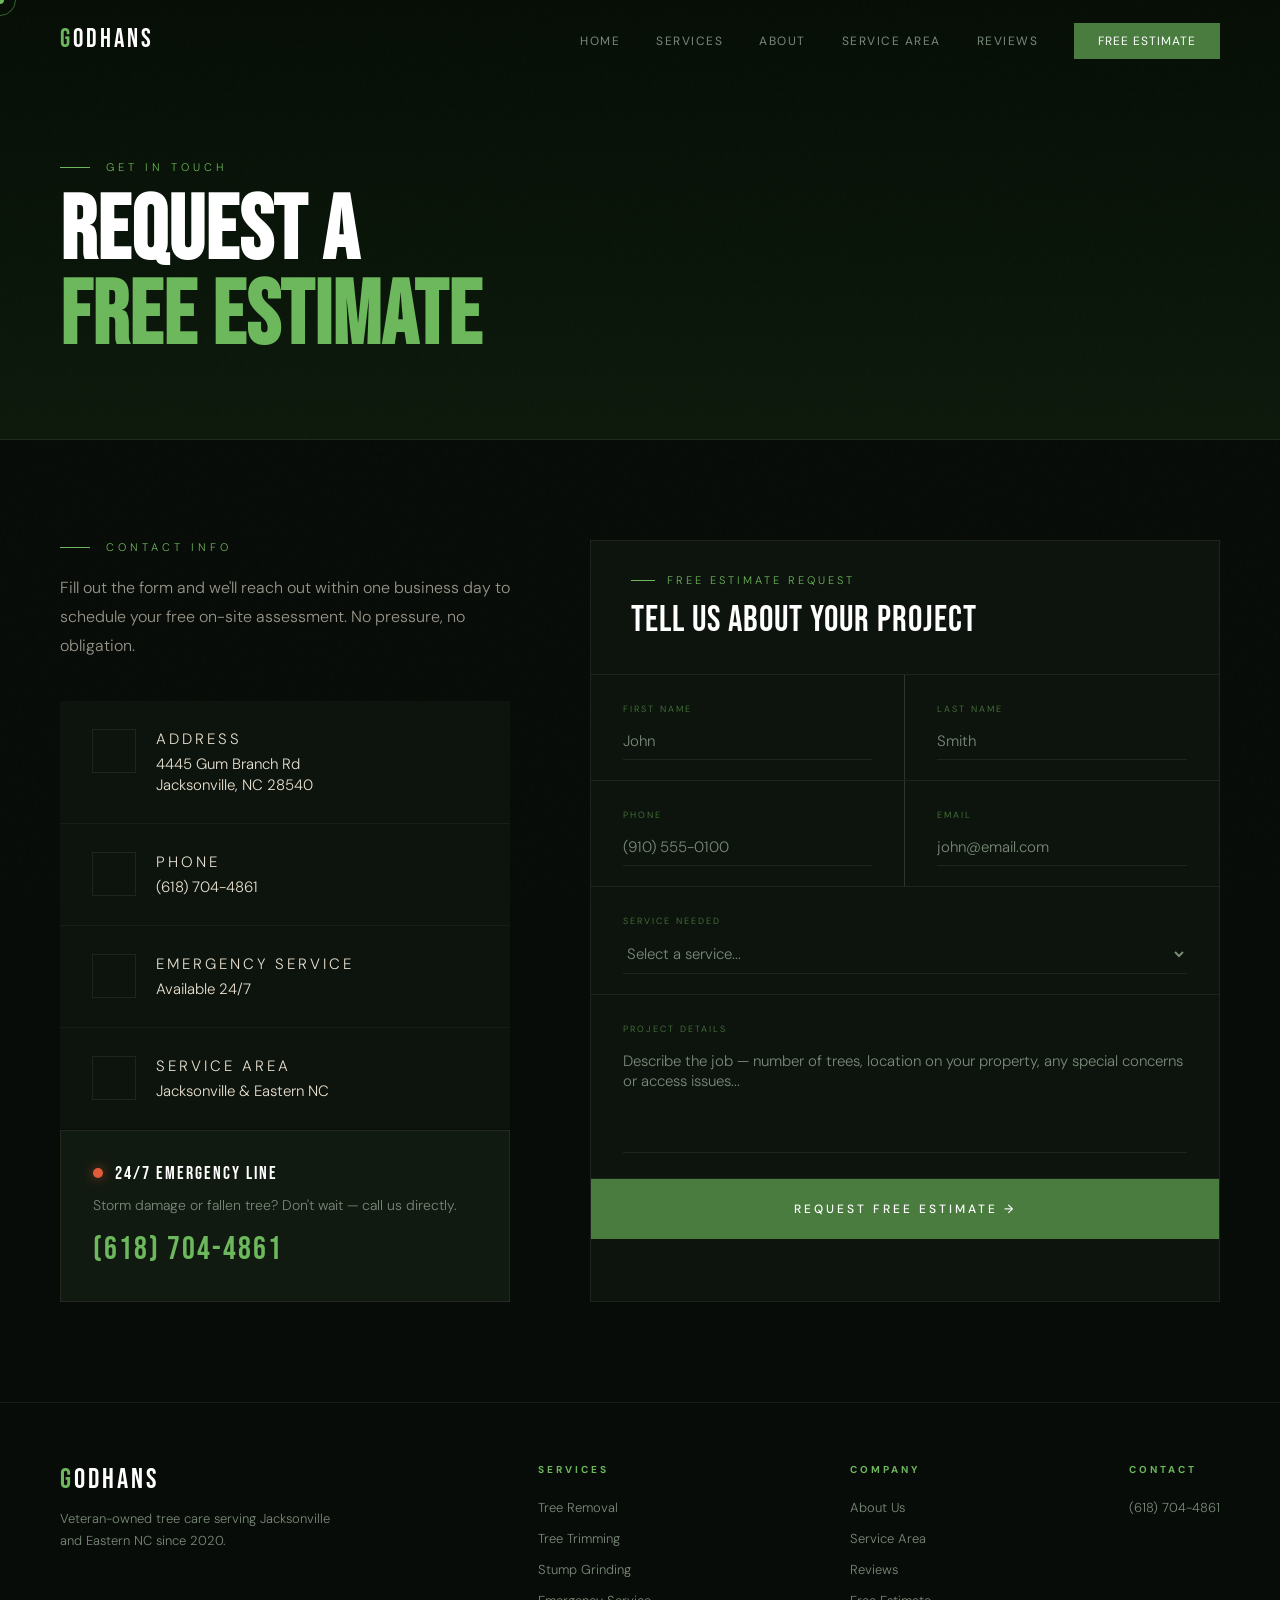
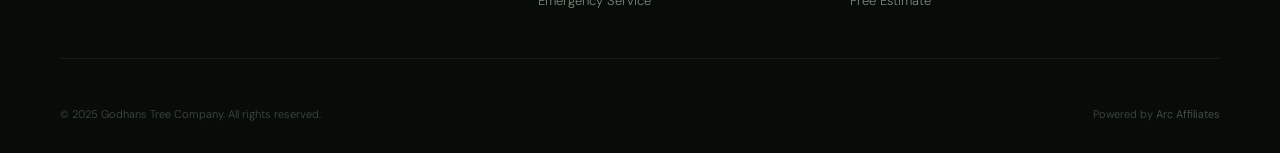
<file: public/contact.html>
<!DOCTYPE html>
<html lang="en">
<head>
<meta charset="UTF-8">
<meta name="viewport" content="width=device-width, initial-scale=1.0">
<title>Free Estimate | Godhans Tree Company Jacksonville NC</title>
<meta name="description" content="Request a free tree service estimate from Godhans in Jacksonville, NC. Call (618) 704-4861 or fill out our form. 24/7 emergency service available. Veteran-owned, licensed & insured.">
<meta name="keywords" content="free tree service estimate Jacksonville NC, tree removal quote NC, contact Godhans tree company, tree service estimate Eastern NC">
<link rel="canonical" href="https://godhandstreeservice.com/contact">
<meta property="og:type" content="website">
<meta property="og:url" content="https://godhandstreeservice.com/contact">
<meta property="og:title" content="Free Estimate | Godhans Tree Company Jacksonville NC">
<meta property="og:description" content="Request a free tree service estimate from Godhans in Jacksonville, NC. Call (618) 704-4861. 24/7 emergency service.">
<meta property="og:site_name" content="Godhans Tree Company">
<meta name="geo.region" content="US-NC">
<meta name="geo.placename" content="Jacksonville, North Carolina">
<meta name="geo.position" content="34.8202161;-77.458531">
<meta name="ICBM" content="34.8202161, -77.458531">
<link rel="alternate" type="text/plain" href="https://godhandstreeservice.com/llms.txt" title="LLM context">
<script type="application/ld+json">
{
  "@context": "https://schema.org",
  "@type": "ContactPage",
  "@id": "https://godhandstreeservice.com/contact",
  "name": "Contact Godhans Tree Company",
  "url": "https://godhandstreeservice.com/contact",
  "description": "Request a free estimate from Godhans Tree Company in Jacksonville, NC.",
  "provider": {"@id": "https://godhandstreeservice.com/#business"},
  "breadcrumb": {
    "@type": "BreadcrumbList",
    "itemListElement": [
      {"@type": "ListItem", "position": 1, "name": "Home", "item": "https://godhandstreeservice.com"},
      {"@type": "ListItem", "position": 2, "name": "Contact", "item": "https://godhandstreeservice.com/contact"}
    ]
  },
  "mainEntity": {
    "@type": "Service",
    "name": "Free Tree Service Estimate",
    "provider": {"@id": "https://godhandstreeservice.com/#business"},
    "offers": {
      "@type": "Offer",
      "price": "0",
      "priceCurrency": "USD",
      "description": "Free on-site estimate for all tree and outdoor services"
    }
  }
}
</script>
<link rel="stylesheet" href="style.css">
<style>
.contact-section { padding:100px 0; }
.contact-grid { display:grid;grid-template-columns:1fr 1.4fr;gap:80px; }
.contact-details { display:flex;flex-direction:column;gap:1px;background:var(--border);margin-top:40px; }
.cd { background:var(--dark);padding:28px 32px;display:flex;align-items:flex-start;gap:20px; }
.cd-icon { width:44px;height:44px;border:1px solid var(--border);display:flex;align-items:center;justify-content:center;font-size:18px;flex-shrink:0;color:var(--green-bright); }
.cd-label { font-size:10px;letter-spacing:3px;text-transform:uppercase;color:var(--muted);margin-bottom:4px;display:block; }
.cd a, .cd span { font-size:15px;color:var(--cream);text-decoration:none;transition:color .2s; }
.cd a:hover { color:var(--green-bright); }
.form-wrap { background:var(--dark);border:1px solid var(--border); }
.form-section-label { padding:32px 40px 0;font-size:11px;letter-spacing:3px;text-transform:uppercase;color:var(--green-bright);display:flex;align-items:center;gap:12px; }
.form-section-label::before { content:'';display:block;width:24px;height:1px;background:var(--green-bright); }
.form-title { padding:12px 40px 32px;font-family:'Bebas Neue',sans-serif;font-size:36px;letter-spacing:1px;color:#fff;border-bottom:1px solid var(--border); }
.form-inner { display:flex;flex-direction:column;gap:1px;background:var(--border); }
.form-row { display:grid;grid-template-columns:1fr 1fr;gap:1px;background:var(--border); }
.form-group { background:var(--dark);padding:28px 32px 20px;position:relative; }
.form-group.full { background:var(--dark); }
.fg-label { font-size:9px;letter-spacing:2px;text-transform:uppercase;color:var(--green);margin-bottom:8px;display:block; }
.form-group input,
.form-group select,
.form-group textarea {
  width:100%;background:transparent;border:none;border-bottom:1px solid var(--border);outline:none;
  color:var(--cream);font-family:'DM Sans',sans-serif;font-size:15px;font-weight:300;
  padding:8px 0;transition:border-color .2s;
}
.form-group input:focus,
.form-group select:focus,
.form-group textarea:focus { border-bottom-color:var(--green-bright); }
.form-group input::placeholder,
.form-group textarea::placeholder { color:var(--muted); }
.form-group select { color:var(--muted); }
.form-group select option { background:var(--dark);color:var(--cream); }
.form-group textarea { resize:none;height:110px; }
.form-submit { background:var(--green);color:#fff;border:none;cursor:pointer;padding:22px 40px;width:100%;font-family:'DM Sans',sans-serif;font-size:12px;font-weight:500;letter-spacing:3px;text-transform:uppercase;transition:background .25s; }
.form-submit:hover { background:var(--green-bright); }
#form-success { display:none;padding:32px 40px;background:rgba(74,124,63,0.12);border-top:1px solid var(--green);color:var(--green-bright);font-size:14px;text-align:center;letter-spacing:1px; }
@media(max-width:1024px){ .contact-grid{grid-template-columns:1fr;} .form-row{grid-template-columns:1fr;} }
@media(max-width:640px){ .form-wrap .form-head{padding:20px 24px 0;} .form-group{padding:16px 20px 12px;} .form-submit{padding:16px;} }
</style>
</head>
<body>
<div id="cursor"></div><div id="cursor-ring"></div>
<nav id="main-nav">
  <a class="nav-logo" href="index.html"><span>G</span>ODHANS</a>
  <ul class="nav-links">
    <li><a href="index.html">Home</a></li>
    <li><a href="services.html">Services</a></li>
    <li><a href="about.html">About</a></li>
    <li><a href="service-area.html">Service Area</a></li>
    <li><a href="reviews.html">Reviews</a></li>
    <li><a href="contact.html" class="nav-cta">Free Estimate</a></li>
  </ul>
  <button class="mobile-menu-btn" onclick="toggleMobile()"><span></span><span></span><span></span></button>
</nav>

<div class="page-hero">
  <div class="page-hero-inner">
    <div class="page-label">Get in Touch</div>
    <h1>Request a<br><span>Free Estimate</span></h1>
  </div>
</div>

<section class="contact-section">
  <div class="section-inner">
    <div class="contact-grid">
      <div>
        <div class="section-label reveal">Contact Info</div>
        <p class="reveal reveal-delay-1" style="font-size:16px;line-height:1.8;color:rgba(232,224,208,0.65);margin-bottom:8px;">Fill out the form and we'll reach out within one business day to schedule your free on-site assessment. No pressure, no obligation.</p>
        <div class="contact-details reveal reveal-delay-2">
          <div class="cd">
            <div class="cd-icon"></div>
            <div><span class="cd-label">Address</span><span>4445 Gum Branch Rd<br>Jacksonville, NC 28540</span></div>
          </div>
          <div class="cd">
            <div class="cd-icon"></div>
            <div><span class="cd-label">Phone</span><a href="tel:6187044861">(618) 704-4861</a></div>
          </div>
          <div class="cd">
            <div class="cd-icon"></div>
            <div><span class="cd-label">Emergency Service</span><span>Available 24/7</span></div>
          </div>
          <div class="cd">
            <div class="cd-icon">️</div>
            <div><span class="cd-label">Service Area</span><a href="service-area.html">Jacksonville & Eastern NC</a></div>
          </div>
        </div>

        <div style="background:var(--card);border:1px solid var(--border);padding:32px;margin-top:1px;" class="reveal reveal-delay-3">
          <div style="display:flex;align-items:center;gap:12px;margin-bottom:12px;">
            <div style="width:10px;height:10px;border-radius:50%;background:#e05c3a;box-shadow:0 0 12px rgba(224,92,58,0.6);animation:pulse-red 1.5s infinite;"></div>
            <span style="font-family:'Bebas Neue',sans-serif;font-size:18px;letter-spacing:2px;color:#fff;">24/7 Emergency Line</span>
          </div>
          <p style="font-size:14px;color:var(--muted);margin-bottom:16px;">Storm damage or fallen tree? Don't wait — call us directly.</p>
          <a href="tel:6187044861" style="font-family:'Bebas Neue',sans-serif;font-size:32px;letter-spacing:2px;color:var(--green-bright);text-decoration:none;">(618) 704-4861</a>
        </div>
      </div>

      <div class="form-wrap reveal reveal-delay-2">
        <div class="form-section-label">Free Estimate Request</div>
        <div class="form-title">Tell Us About Your Project</div>
        <form id="estimate-form" onsubmit="handleSubmit(event)">
          <div class="form-inner">
            <div class="form-row">
              <div class="form-group"><span class="fg-label">First Name</span><input type="text" name="first_name" placeholder="John" required></div>
              <div class="form-group"><span class="fg-label">Last Name</span><input type="text" name="last_name" placeholder="Smith" required></div>
            </div>
            <div class="form-row">
              <div class="form-group"><span class="fg-label">Phone</span><input type="tel" name="phone" placeholder="(910) 555-0100" required></div>
              <div class="form-group"><span class="fg-label">Email</span><input type="email" name="email" placeholder="john@email.com"></div>
            </div>
            <div class="form-group full"><span class="fg-label">Service Needed</span>
              <select name="service" required>
                <option value="" disabled selected>Select a service...</option>
                <option>Tree Removal</option>
                <option>Tree Trimming & Pruning</option>
                <option>Stump Grinding</option>
                <option>Emergency / Storm Cleanup</option>
                <option>Land Clearing & Demolition</option>
                
                <option>Other / Not Sure</option>
              </select>
            </div>
            <div class="form-group full"><span class="fg-label">Project Details</span><textarea name="message" placeholder="Describe the job — number of trees, location on your property, any special concerns or access issues..."></textarea></div>
            <button type="submit" class="form-submit">Request Free Estimate →</button>
          </div>
        </form>
        <div id="form-success"> Request received! We'll be in touch within one business day.</div>
      </div>
    </div>
  </div>
</section>

<footer>
  <div class="footer-inner">
    <div class="footer-top">
      <div class="footer-brand"><a class="nav-logo" href="index.html"><span>G</span>ODHANS</a><p>Veteran-owned tree care serving Jacksonville and Eastern NC since 2020.</p></div>
      <div class="footer-links"><h4>Services</h4><ul><li><a href="services.html">Tree Removal</a></li><li><a href="services.html">Tree Trimming</a></li><li><a href="services.html">Stump Grinding</a></li><li><a href="services.html">Emergency Service</a></li></ul></div>
      <div class="footer-links"><h4>Company</h4><ul><li><a href="about.html">About Us</a></li><li><a href="service-area.html">Service Area</a></li><li><a href="reviews.html">Reviews</a></li><li><a href="contact.html">Free Estimate</a></li></ul></div>
      <div class="footer-links"><h4>Contact</h4><ul><li><a href="tel:6187044861">(618) 704-4861</a></li></ul></div>
    </div>
    <div class="footer-bottom"><p>© 2025 Godhans Tree Company. All rights reserved.</p><p class="powered-by">Powered by <a href="https://arcaffiliates.com" target="_blank">Arc Affiliates</a></p></div>
  </div>
</footer>
<button id="scrolltop">↑</button>
<script src="shared.js"></script>
<script>
async function handleSubmit(e) {
  e.preventDefault();
  const btn = e.target.querySelector('.form-submit');
  btn.textContent = 'Sending...';
  btn.disabled = true;

  const form = e.target;
  const data = {
    first_name: form.first_name?.value || '',
    last_name:  form.last_name?.value  || '',
    phone:      form.phone?.value      || '',
    email:      form.email?.value      || '',
    service:    form.service?.value    || '',
    message:    form.message?.value    || ''
  };

  try {
    const res = await fetch('/api/contact', {
      method: 'POST',
      headers: { 'Content-Type': 'application/json' },
      body: JSON.stringify(data)
    });
    const result = await res.json();
    if (res.ok && result.success) {
      form.style.display = 'none';
      document.getElementById('form-success').style.display = 'block';
    } else {
      btn.textContent = 'Something went wrong — please call us';
      btn.disabled = false;
    }
  } catch (err) {
    btn.textContent = 'Something went wrong — please call us';
    btn.disabled = false;
  }
}
</script>
</body>
</html>
</file>
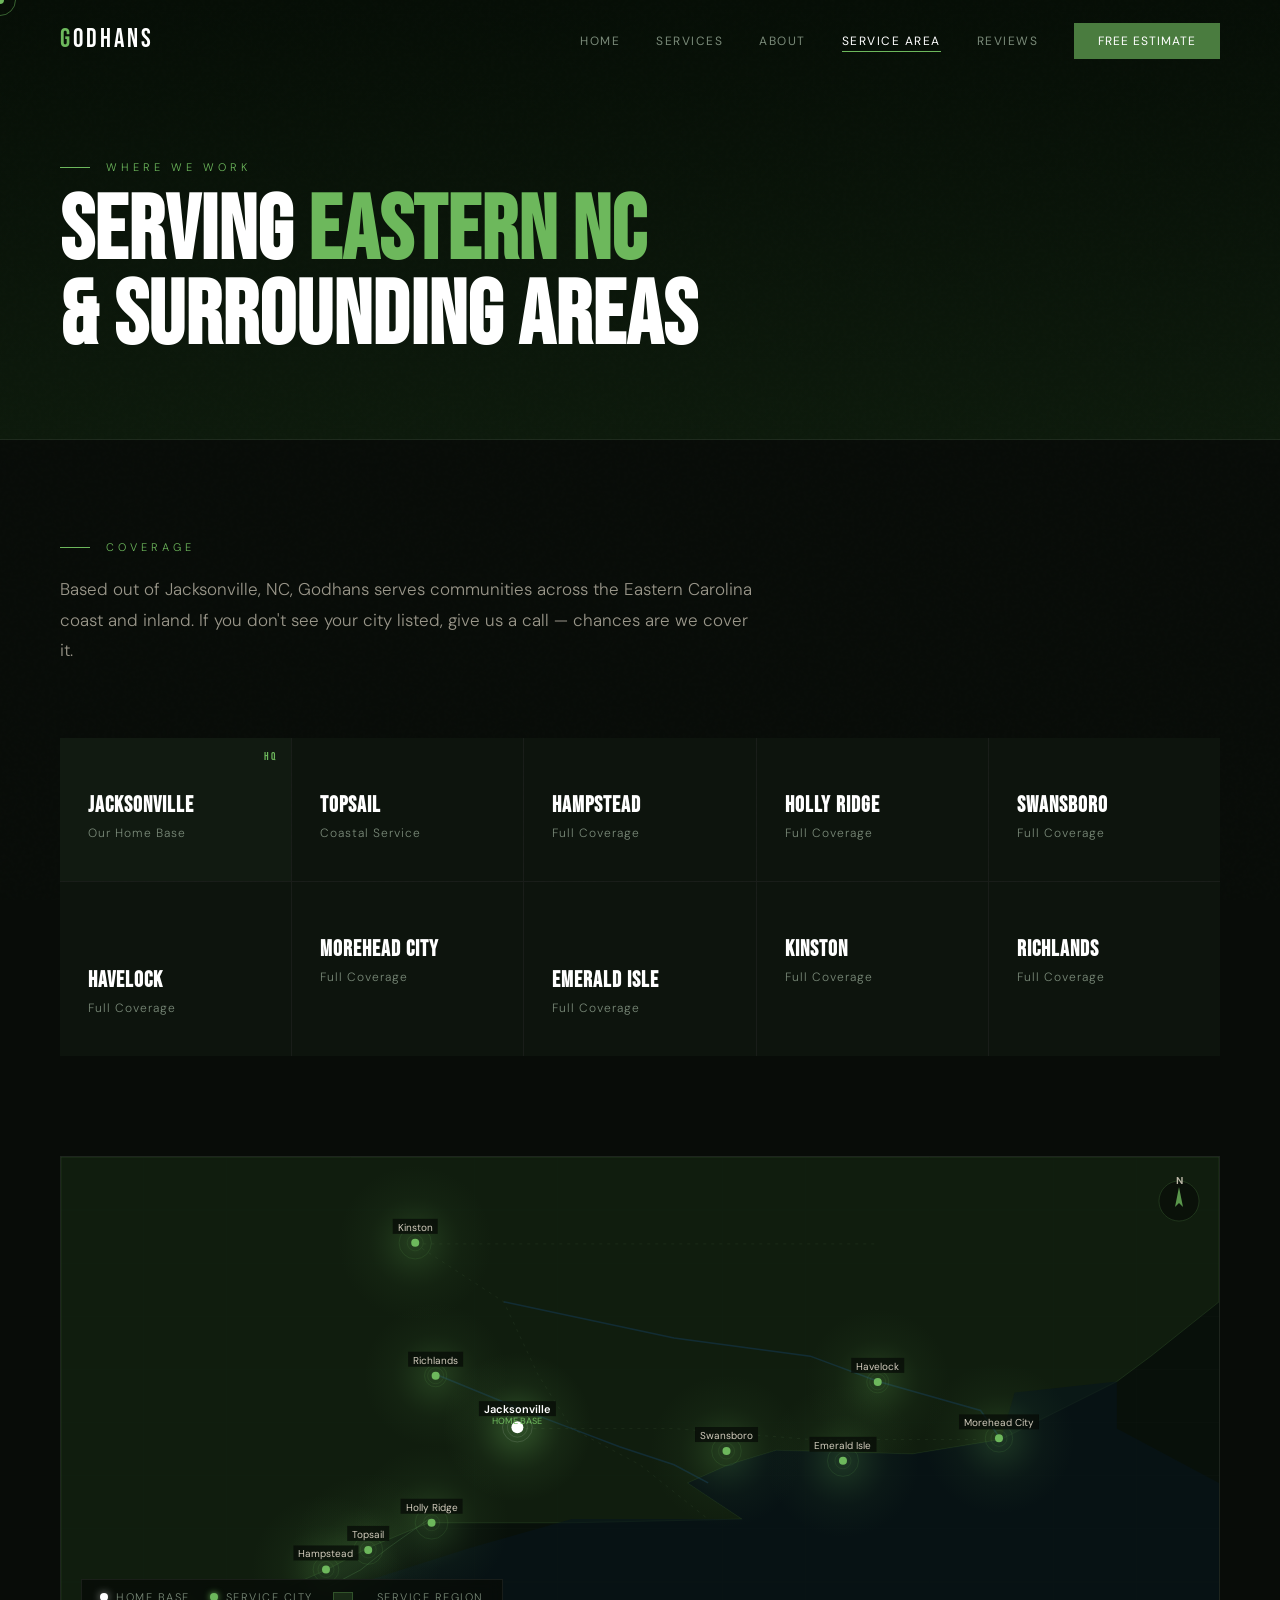
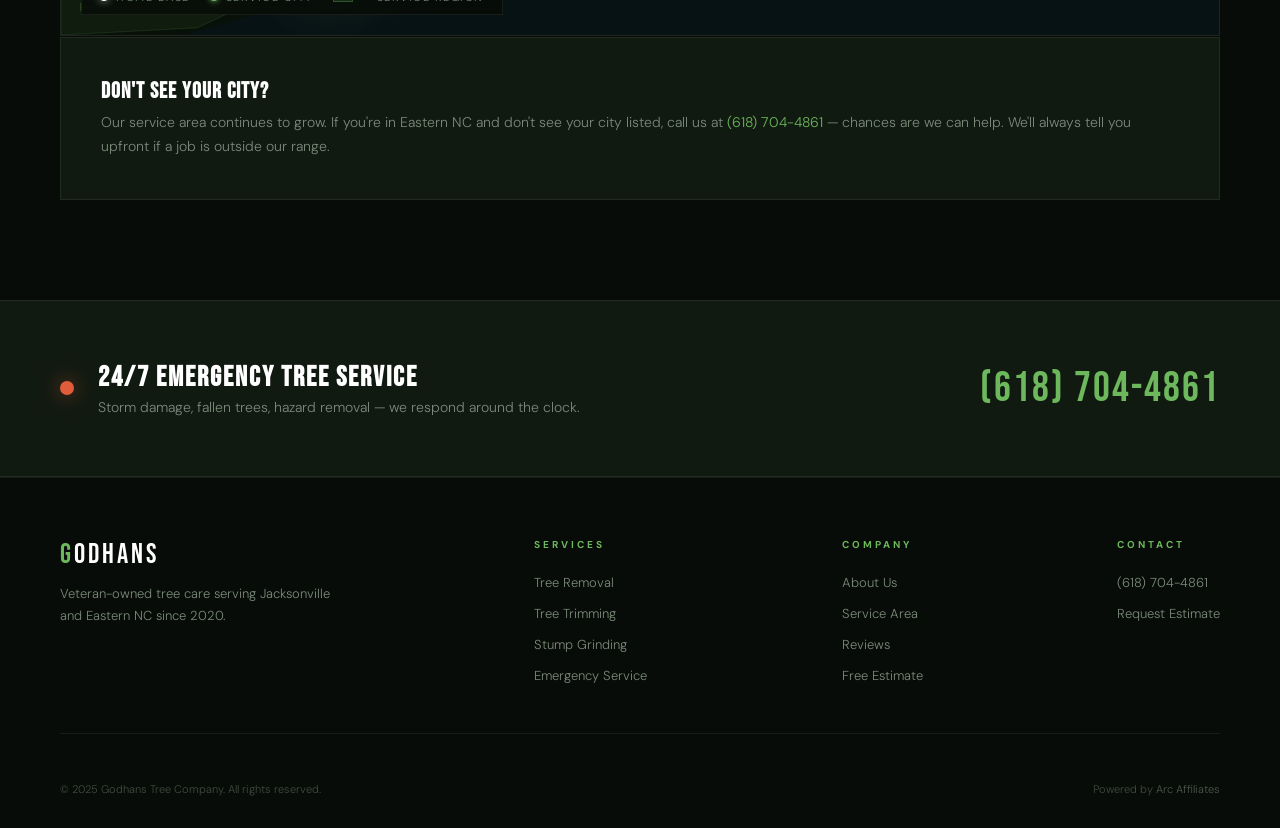
<file: public/service-area.html>
<!DOCTYPE html>
<html lang="en">
<head>
<meta charset="UTF-8">
<meta name="viewport" content="width=device-width, initial-scale=1.0">
<title>Tree Service Near Me | Eastern NC Service Area | Godhans</title>
<meta name="description" content="Godhans serves Jacksonville, Topsail, Hampstead, Holly Ridge, Swansboro, Havelock, Morehead City, Emerald Isle, Kinston, Richlands and all of Eastern NC. Veteran-owned. Free estimates.">
<meta name="keywords" content="tree service near me Eastern NC, tree removal near me Jacksonville NC, tree service Hampstead NC, tree service Swansboro NC, tree service Morehead City NC, tree service Emerald Isle NC, tree removal Havelock NC">
<link rel="canonical" href="https://godhandstreeservice.com/service-area">
<meta property="og:type" content="website">
<meta property="og:url" content="https://godhandstreeservice.com/service-area">
<meta property="og:title" content="Tree Service Eastern NC | Godhans Service Area">
<meta property="og:description" content="Godhans serves Jacksonville, Hampstead, Swansboro, Morehead City, Emerald Isle and all of Eastern NC. Call for a free estimate.">
<meta property="og:site_name" content="Godhans Tree Company">
<meta name="geo.region" content="US-NC">
<meta name="geo.placename" content="Jacksonville, North Carolina">
<meta name="geo.position" content="34.8202161;-77.458531">
<meta name="ICBM" content="34.8202161, -77.458531">
<link rel="alternate" type="text/plain" href="https://godhandstreeservice.com/llms.txt" title="LLM context">
<script type="application/ld+json">
{
  "@context": "https://schema.org",
  "@type": "WebPage",
  "@id": "https://godhandstreeservice.com/service-area",
  "name": "Tree Service Area — Eastern NC",
  "url": "https://godhandstreeservice.com/service-area",
  "description": "Godhans Tree Company serves communities across Eastern North Carolina including Jacksonville, Hampstead, Swansboro, Morehead City, Emerald Isle and more.",
  "provider": {"@id": "https://godhandstreeservice.com/#business"},
  "breadcrumb": {
    "@type": "BreadcrumbList",
    "itemListElement": [
      {"@type": "ListItem", "position": 1, "name": "Home", "item": "https://godhandstreeservice.com"},
      {"@type": "ListItem", "position": 2, "name": "Service Area", "item": "https://godhandstreeservice.com/service-area"}
    ]
  },
  "about": {
    "@type": "ItemList",
    "name": "Cities Served",
    "itemListElement": [
      {"@type": "ListItem", "position": 1, "name": "Jacksonville, NC"},
      {"@type": "ListItem", "position": 2, "name": "Topsail, NC"},
      {"@type": "ListItem", "position": 3, "name": "Hampstead, NC"},
      {"@type": "ListItem", "position": 4, "name": "Holly Ridge, NC"},
      {"@type": "ListItem", "position": 5, "name": "Swansboro, NC"},
      {"@type": "ListItem", "position": 6, "name": "Havelock, NC"},
      {"@type": "ListItem", "position": 7, "name": "Morehead City, NC"},
      {"@type": "ListItem", "position": 8, "name": "Emerald Isle, NC"},
      {"@type": "ListItem", "position": 9, "name": "Kinston, NC"},
      {"@type": "ListItem", "position": 10, "name": "Richlands, NC"}
    ]
  }
}
</script>
<link rel="stylesheet" href="style.css">
<style>
.area-section { padding:100px 0; }
.area-intro { max-width:700px;margin-bottom:72px; }
.area-intro p { font-size:17px;line-height:1.8;color:rgba(232,224,208,0.65);margin-top:20px; }
.cities-grid { display:grid;grid-template-columns:repeat(5,1fr);gap:1px;background:var(--border); }
.city-card { background:var(--dark);padding:40px 28px;position:relative;overflow:hidden;transition:background .3s; }
.city-card::after { content:'';position:absolute;top:0;left:0;right:0;height:2px;background:linear-gradient(90deg,var(--green),transparent);transform:scaleX(0);transform-origin:left;transition:transform .4s; }
.city-card:hover { background:var(--card); }
.city-card:hover::after { transform:scaleX(1); }
.city-icon { font-size:24px;margin-bottom:14px;display:block; }
.city-card h3 { font-family:'Bebas Neue',sans-serif;font-size:22px;letter-spacing:1px;color:#fff;margin-bottom:6px; }
.city-card p { font-size:12px;color:var(--muted);letter-spacing:1px; }
.city-hq { background:var(--card)!important; }
.city-hq::before { content:'HQ';position:absolute;top:12px;right:14px;font-family:'Bebas Neue',sans-serif;font-size:11px;letter-spacing:2px;color:var(--green-bright); }
.map-section { padding:0 0 100px; }
.coverage-note { background:var(--card);border:1px solid var(--border);padding:40px;margin-top:1px;display:flex;align-items:center;gap:24px; }
.coverage-note-icon { font-size:32px;flex-shrink:0; }
.coverage-note h4 { font-family:'Bebas Neue',sans-serif;font-size:22px;letter-spacing:1px;color:#fff;margin-bottom:6px; }
.coverage-note p { font-size:14px;color:var(--muted);line-height:1.7; }
@media(max-width:1024px){ .cities-grid{grid-template-columns:repeat(3,1fr);} }
@media(max-width:640px){ .cities-grid{grid-template-columns:repeat(2,1fr);} }
</style>
</head>
<body>
<div id="cursor"></div><div id="cursor-ring"></div>
<nav id="main-nav">
  <a class="nav-logo" href="index.html"><span>G</span>ODHANS</a>
  <ul class="nav-links">
    <li><a href="index.html">Home</a></li>
    <li><a href="services.html">Services</a></li>
    <li><a href="about.html">About</a></li>
    <li><a href="service-area.html">Service Area</a></li>
    <li><a href="reviews.html">Reviews</a></li>
    <li><a href="contact.html" class="nav-cta">Free Estimate</a></li>
  </ul>
  <button class="mobile-menu-btn" onclick="toggleMobile()"><span></span><span></span><span></span></button>
</nav>

<div class="page-hero">
  <div class="page-hero-inner">
    <div class="page-label">Where We Work</div>
    <h1>Serving <span>Eastern NC</span><br>& Surrounding Areas</h1>
  </div>
</div>

<section class="area-section">
  <div class="section-inner">
    <div class="area-intro reveal">
      <div class="section-label">Coverage</div>
      <p>Based out of Jacksonville, NC, Godhans serves communities across the Eastern Carolina coast and inland. If you don't see your city listed, give us a call — chances are we cover it.</p>
    </div>
    <div class="cities-grid">
      <div class="city-card city-hq reveal"><span class="city-icon"></span><h3>Jacksonville</h3><p>Our Home Base</p></div>
      <div class="city-card reveal reveal-delay-1"><span class="city-icon"></span><h3>Topsail</h3><p>Coastal Service</p></div>
      <div class="city-card reveal reveal-delay-2"><span class="city-icon"></span><h3>Hampstead</h3><p>Full Coverage</p></div>
      <div class="city-card reveal"><span class="city-icon"></span><h3>Holly Ridge</h3><p>Full Coverage</p></div>
      <div class="city-card reveal reveal-delay-1"><span class="city-icon"></span><h3>Swansboro</h3><p>Full Coverage</p></div>
      <div class="city-card reveal"><span class="city-icon">️</span><h3>Havelock</h3><p>Full Coverage</p></div>
      <div class="city-card reveal reveal-delay-1"><span class="city-icon"></span><h3>Morehead City</h3><p>Full Coverage</p></div>
      <div class="city-card reveal reveal-delay-2"><span class="city-icon">️</span><h3>Emerald Isle</h3><p>Full Coverage</p></div>
      <div class="city-card reveal"><span class="city-icon"></span><h3>Kinston</h3><p>Full Coverage</p></div>
      <div class="city-card reveal reveal-delay-1"><span class="city-icon"></span><h3>Richlands</h3><p>Full Coverage</p></div>
    </div>
  </div>
</section>

<section class="map-section">
  <div class="section-inner">
    <div class="map-canvas-wrap reveal">
      <canvas id="area-map"></canvas>
      <div class="map-legend">
        <div class="map-legend-item"><span class="map-legend-dot hq"></span>Home Base</div>
        <div class="map-legend-item"><span class="map-legend-dot"></span>Service City</div>
        <div class="map-legend-shade"></div><span>Service Region</span>
      </div>
    </div>
    <div class="coverage-note reveal">
      <div>
        <h4>Don't See Your City?</h4>
        <p>Our service area continues to grow. If you're in Eastern NC and don't see your city listed, call us at <a href="tel:6187044861" style="color:var(--green-bright);text-decoration:none;">(618) 704-4861</a> — chances are we can help. We'll always tell you upfront if a job is outside our range.</p>
      </div>
    </div>
  </div>
</section>

<style>
.map-canvas-wrap {
  position: relative;
  width: 100%;
  height: 480px;
  background: var(--dark);
  border: 1px solid var(--border);
  overflow: hidden;
}
#area-map { width: 100%; height: 100%; display: block; }
.map-legend {
  position: absolute; bottom: 20px; left: 20px;
  display: flex; align-items: center; gap: 20px;
  background: rgba(8,12,8,0.85);
  backdrop-filter: blur(8px);
  border: 1px solid var(--border);
  padding: 10px 18px;
  font-size: 11px; letter-spacing: 1.5px; text-transform: uppercase;
  color: var(--muted);
}
.map-legend-item { display: flex; align-items: center; gap: 8px; }
.map-legend-dot {
  width: 8px; height: 8px; border-radius: 50%;
  background: var(--green-bright);
  box-shadow: 0 0 6px var(--green-bright);
}
.map-legend-dot.hq {
  background: #fff;
  box-shadow: 0 0 8px rgba(255,255,255,0.6);
}
.map-legend-shade {
  width: 20px; height: 10px;
  background: rgba(74,124,63,0.25);
  border: 1px solid rgba(74,124,63,0.5);
  margin-right: 4px;
}
</style>

<script>
(function() {
  const canvas = document.getElementById('area-map');
  if (!canvas) return;
  const ctx = canvas.getContext('2d');

  const cities = [
    { name: 'Jacksonville', lat: 34.754, lng: -77.430, hq: true },
    { name: 'Richlands',    lat: 34.896, lng: -77.550, hq: false },
    { name: 'Holly Ridge',  lat: 34.490, lng: -77.556, hq: false },
    { name: 'Topsail',      lat: 34.415, lng: -77.649, hq: false },
    { name: 'Hampstead',    lat: 34.361, lng: -77.711, hq: false },
    { name: 'Swansboro',    lat: 34.688, lng: -77.123, hq: false },
    { name: 'Havelock',     lat: 34.879, lng: -76.901, hq: false },
    { name: 'Morehead City',lat: 34.723, lng: -76.723, hq: false },
    { name: 'Emerald Isle', lat: 34.661, lng: -76.952, hq: false },
    { name: 'Kinston',      lat: 35.263, lng: -77.580, hq: false },
  ];

  // ~8-10 miles in degrees latitude ≈ 0.12, longitude ≈ 0.14
  const COVERAGE_LAT = 0.13;
  const COVERAGE_LNG = 0.15;

  const minLat = 34.18, maxLat = 35.50;
  const minLng = -78.10, maxLng = -76.40;

  let W, H, pulsePhase = 0;

  function resize() {
    W = canvas.width = canvas.offsetWidth;
    H = canvas.height = canvas.offsetHeight;
  }
  window.addEventListener('resize', resize);
  resize();

  function project(lat, lng) {
    const x = ((lng - minLng) / (maxLng - minLng)) * W;
    const y = ((maxLat - lat) / (maxLat - minLat)) * H;
    return { x, y };
  }

  // Convert degrees to pixels for radius
  function degToPixels(degLat, degLng) {
    const latPx = (degLat / (maxLat - minLat)) * H;
    const lngPx = (degLng / (maxLng - minLng)) * W;
    return (latPx + lngPx) / 2;
  }

  // NC land polygon — more detailed coastline
  const ncLand = [
    [35.50,-78.10],[35.50,-76.40],
    [35.10,-76.40],[34.95,-76.50],
    [34.88,-76.55],[34.72,-76.72],
    [34.68,-76.85],[34.69,-77.05],
    [34.65,-77.12],[34.60,-77.18],
    [34.50,-77.10],[34.49,-77.35],
    [34.49,-77.56],[34.42,-77.65],
    [34.36,-77.71],[34.27,-77.82],
    [34.20,-77.90],[34.18,-78.10],
  ];

  // Water bodies — Atlantic coast + sounds
  const atlanticOcean = [
    [34.50,-77.35],[34.42,-77.50],
    [34.36,-77.60],[34.27,-77.75],
    [34.18,-77.92],[34.18,-76.40],
    [34.60,-76.40],[34.75,-76.55],
    [34.88,-76.55],[34.85,-76.70],
    [34.72,-76.72],[34.68,-76.85],
    [34.69,-77.05],[34.65,-77.12],
    [34.60,-77.18],[34.50,-77.10],
  ];

  // Neuse River approximation
  const neuseRiver = [
    [35.10,-77.45],[35.00,-77.20],[34.95,-77.00],
    [34.88,-76.90],[34.80,-76.75],[34.72,-76.72],
  ];

  // New River
  const newRiver = [
    [34.90,-77.55],[34.80,-77.42],[34.75,-77.35],
    [34.70,-77.28],[34.65,-77.20],[34.60,-77.15],
  ];

  // Topsail Island barrier
  const topsailIsland = [
    [34.50,-77.56],[34.42,-77.62],[34.36,-77.66],
    [34.30,-77.72],[34.27,-77.80],
  ];

  // Major road hints (I-40, US-17 corridor)
  const roads = [
    // US-17 north-south
    [[35.26,-77.58],[35.10,-77.45],[34.90,-77.40],[34.75,-77.35],[34.65,-77.25],[34.50,-77.15]],
    // I-40 / US-70 east-west
    [[35.26,-77.58],[35.26,-77.20],[35.26,-76.90]],
    // NC-24 east-west
    [[34.75,-77.43],[34.75,-77.20],[34.72,-77.00],[34.72,-76.75]],
  ];

  // Grid lines
  function drawGrid() {
    ctx.strokeStyle = 'rgba(255,255,255,0.025)';
    ctx.lineWidth = 0.5;
    for (let i = 0; i <= 14; i++) {
      const x = (i / 14) * W;
      ctx.beginPath(); ctx.moveTo(x,0); ctx.lineTo(x,H); ctx.stroke();
    }
    for (let i = 0; i <= 9; i++) {
      const y = (i / 9) * H;
      ctx.beginPath(); ctx.moveTo(0,y); ctx.lineTo(W,y); ctx.stroke();
    }
  }

  function drawPath(pts, close=false) {
    ctx.beginPath();
    pts.forEach(([lat,lng],i) => {
      const p = project(lat,lng);
      i===0 ? ctx.moveTo(p.x,p.y) : ctx.lineTo(p.x,p.y);
    });
    if(close) ctx.closePath();
  }

  function drawLand() {
    drawPath(ncLand, true);
    ctx.fillStyle = 'rgba(18,32,16,0.85)';
    ctx.fill();
    ctx.strokeStyle = 'rgba(60,100,50,0.3)';
    ctx.lineWidth = 1;
    ctx.stroke();
  }

  function drawWater() {
    // Ocean/sound fill
    drawPath(atlanticOcean, true);
    ctx.fillStyle = 'rgba(8,20,28,0.6)';
    ctx.fill();

    // River lines
    [neuseRiver, newRiver].forEach(river => {
      drawPath(river);
      ctx.strokeStyle = 'rgba(20,60,90,0.5)';
      ctx.lineWidth = 1.5;
      ctx.stroke();
    });

    // Barrier island
    drawPath(topsailIsland);
    ctx.strokeStyle = 'rgba(60,100,60,0.4)';
    ctx.lineWidth = 1;
    ctx.stroke();
  }

  function drawRoads() {
    roads.forEach(road => {
      drawPath(road);
      ctx.strokeStyle = 'rgba(100,130,90,0.12)';
      ctx.lineWidth = 1;
      ctx.setLineDash([3,5]);
      ctx.stroke();
      ctx.setLineDash([]);
    });
  }

  function drawCoverageGlows(pulse) {
    // Draw per-city radial coverage zones that taper off ~8-10 miles out
    cities.forEach(city => {
      const p = project(city.lat, city.lng);
      const rx = degToPixels(COVERAGE_LAT, COVERAGE_LNG);
      // Slight pulse breathe
      const breathe = 1 + Math.sin(pulse + city.lat * 8) * 0.04;
      const r = rx * breathe;

      const glow = ctx.createRadialGradient(p.x, p.y, 0, p.x, p.y, r);
      if (city.hq) {
        glow.addColorStop(0,   'rgba(109,184,92,0.35)');
        glow.addColorStop(0.3, 'rgba(109,184,92,0.20)');
        glow.addColorStop(0.6, 'rgba(74,124,63,0.10)');
        glow.addColorStop(1,   'rgba(74,124,63,0)');
      } else {
        glow.addColorStop(0,   'rgba(109,184,92,0.22)');
        glow.addColorStop(0.3, 'rgba(109,184,92,0.12)');
        glow.addColorStop(0.6, 'rgba(74,124,63,0.06)');
        glow.addColorStop(1,   'rgba(74,124,63,0)');
      }

      ctx.beginPath();
      ctx.arc(p.x, p.y, r, 0, Math.PI * 2);
      ctx.fillStyle = glow;
      ctx.fill();
    });
  }

  function drawCityPins(pulse) {
    cities.forEach(city => {
      const p = project(city.lat, city.lng);
      const color = city.hq ? '#ffffff' : '#6db85c';
      const r = city.hq ? 6 : 4;

      // Outer pulse ring
      const pSize = r + 10 + Math.sin(pulse + city.lat * 10) * 3;
      ctx.beginPath();
      ctx.arc(p.x, p.y, pSize, 0, Math.PI * 2);
      ctx.strokeStyle = city.hq ? 'rgba(255,255,255,0.12)' : 'rgba(109,184,92,0.12)';
      ctx.lineWidth = 1;
      ctx.stroke();

      // Middle ring
      ctx.beginPath();
      ctx.arc(p.x, p.y, r + 4, 0, Math.PI * 2);
      ctx.strokeStyle = city.hq ? 'rgba(255,255,255,0.2)' : 'rgba(109,184,92,0.2)';
      ctx.lineWidth = 0.5;
      ctx.stroke();

      // Pin dot
      ctx.beginPath();
      ctx.arc(p.x, p.y, r, 0, Math.PI * 2);
      ctx.fillStyle = color;
      ctx.fill();

      // Label bg + text
      ctx.font = city.hq ? `600 11px 'DM Sans',sans-serif` : `400 10px 'DM Sans',sans-serif`;
      const tw = ctx.measureText(city.name).width;
      const lx = p.x;
      const ly = p.y - r - 8;

      ctx.fillStyle = 'rgba(6,10,6,0.75)';
      ctx.fillRect(lx - tw/2 - 5, ly - 12, tw + 10, 15);

      ctx.fillStyle = city.hq ? '#ffffff' : 'rgba(232,224,208,0.9)';
      ctx.textAlign = 'center';
      ctx.fillText(city.name, lx, ly);

      if (city.hq) {
        ctx.font = '500 9px DM Sans,sans-serif';
        ctx.fillStyle = 'rgba(109,184,92,0.9)';
        ctx.fillText('HOME BASE', lx, ly + 11);
      }
    });
  }

  function drawCompass() {
    const cx = W - 40, cy = 44;
    // Circle bg
    ctx.beginPath();
    ctx.arc(cx, cy, 20, 0, Math.PI*2);
    ctx.fillStyle = 'rgba(8,12,8,0.7)';
    ctx.fill();
    ctx.strokeStyle = 'rgba(74,124,63,0.3)';
    ctx.lineWidth = 1;
    ctx.stroke();
    // N arrow
    ctx.beginPath();
    ctx.moveTo(cx, cy-14);
    ctx.lineTo(cx+4, cy+6);
    ctx.lineTo(cx, cy+2);
    ctx.lineTo(cx-4, cy+6);
    ctx.closePath();
    ctx.fillStyle = 'rgba(109,184,92,0.8)';
    ctx.fill();
    ctx.font = 'bold 10px DM Sans,sans-serif';
    ctx.fillStyle = 'rgba(232,224,208,0.8)';
    ctx.textAlign = 'center';
    ctx.fillText('N', cx, cy-17);
  }

  function drawScaleBar() {
    // ~20 miles scale bar
    const degLng = 0.29; // ~20 miles at this latitude
    const px = (degLng / (maxLng - minLng)) * W;
    const bx = 20, by = H - 28;
    ctx.strokeStyle = 'rgba(109,184,92,0.5)';
    ctx.lineWidth = 1;
    ctx.beginPath();
    ctx.moveTo(bx, by); ctx.lineTo(bx + px, by);
    ctx.moveTo(bx, by-4); ctx.lineTo(bx, by+4);
    ctx.moveTo(bx+px, by-4); ctx.lineTo(bx+px, by+4);
    ctx.stroke();
    ctx.font = '9px DM Sans,sans-serif';
    ctx.fillStyle = 'rgba(122,138,121,0.7)';
    ctx.textAlign = 'center';
    ctx.fillText('20 mi', bx + px/2, by - 7);
  }

  function draw() {
    pulsePhase += 0.025;
    ctx.clearRect(0, 0, W, H);

    // Sky/background
    ctx.fillStyle = '#08100a';
    ctx.fillRect(0, 0, W, H);

    drawGrid();
    drawLand();
    drawWater();
    drawRoads();
    drawCoverageGlows(pulsePhase);
    drawCityPins(pulsePhase);
    drawCompass();
    drawScaleBar();

    requestAnimationFrame(draw);
  }

  draw();
})();
</script>

<div class="emergency-banner">
  <div class="emergency-inner">
    <div class="emergency-text"><div class="emergency-pulse"></div><div class="emergency-copy"><h3>24/7 Emergency Tree Service</h3><p>Storm damage, fallen trees, hazard removal — we respond around the clock.</p></div></div>
    <a href="tel:6187044861" class="emergency-phone">(618) 704-4861</a>
  </div>
</div>

<footer>
  <div class="footer-inner">
    <div class="footer-top">
      <div class="footer-brand"><a class="nav-logo" href="index.html"><span>G</span>ODHANS</a><p>Veteran-owned tree care serving Jacksonville and Eastern NC since 2020.</p></div>
      <div class="footer-links"><h4>Services</h4><ul><li><a href="services.html">Tree Removal</a></li><li><a href="services.html">Tree Trimming</a></li><li><a href="services.html">Stump Grinding</a></li><li><a href="services.html">Emergency Service</a></li></ul></div>
      <div class="footer-links"><h4>Company</h4><ul><li><a href="about.html">About Us</a></li><li><a href="service-area.html">Service Area</a></li><li><a href="reviews.html">Reviews</a></li><li><a href="contact.html">Free Estimate</a></li></ul></div>
      <div class="footer-links"><h4>Contact</h4><ul><li><a href="tel:6187044861">(618) 704-4861</a></li><li><a href="contact.html">Request Estimate</a></li></ul></div>
    </div>
    <div class="footer-bottom"><p>© 2025 Godhans Tree Company. All rights reserved.</p><p class="powered-by">Powered by <a href="https://arcaffiliates.com" target="_blank">Arc Affiliates</a></p></div>
  </div>
</footer>
<button id="scrolltop">↑</button>
<script src="shared.js"></script>
</body>
</html>
</file>
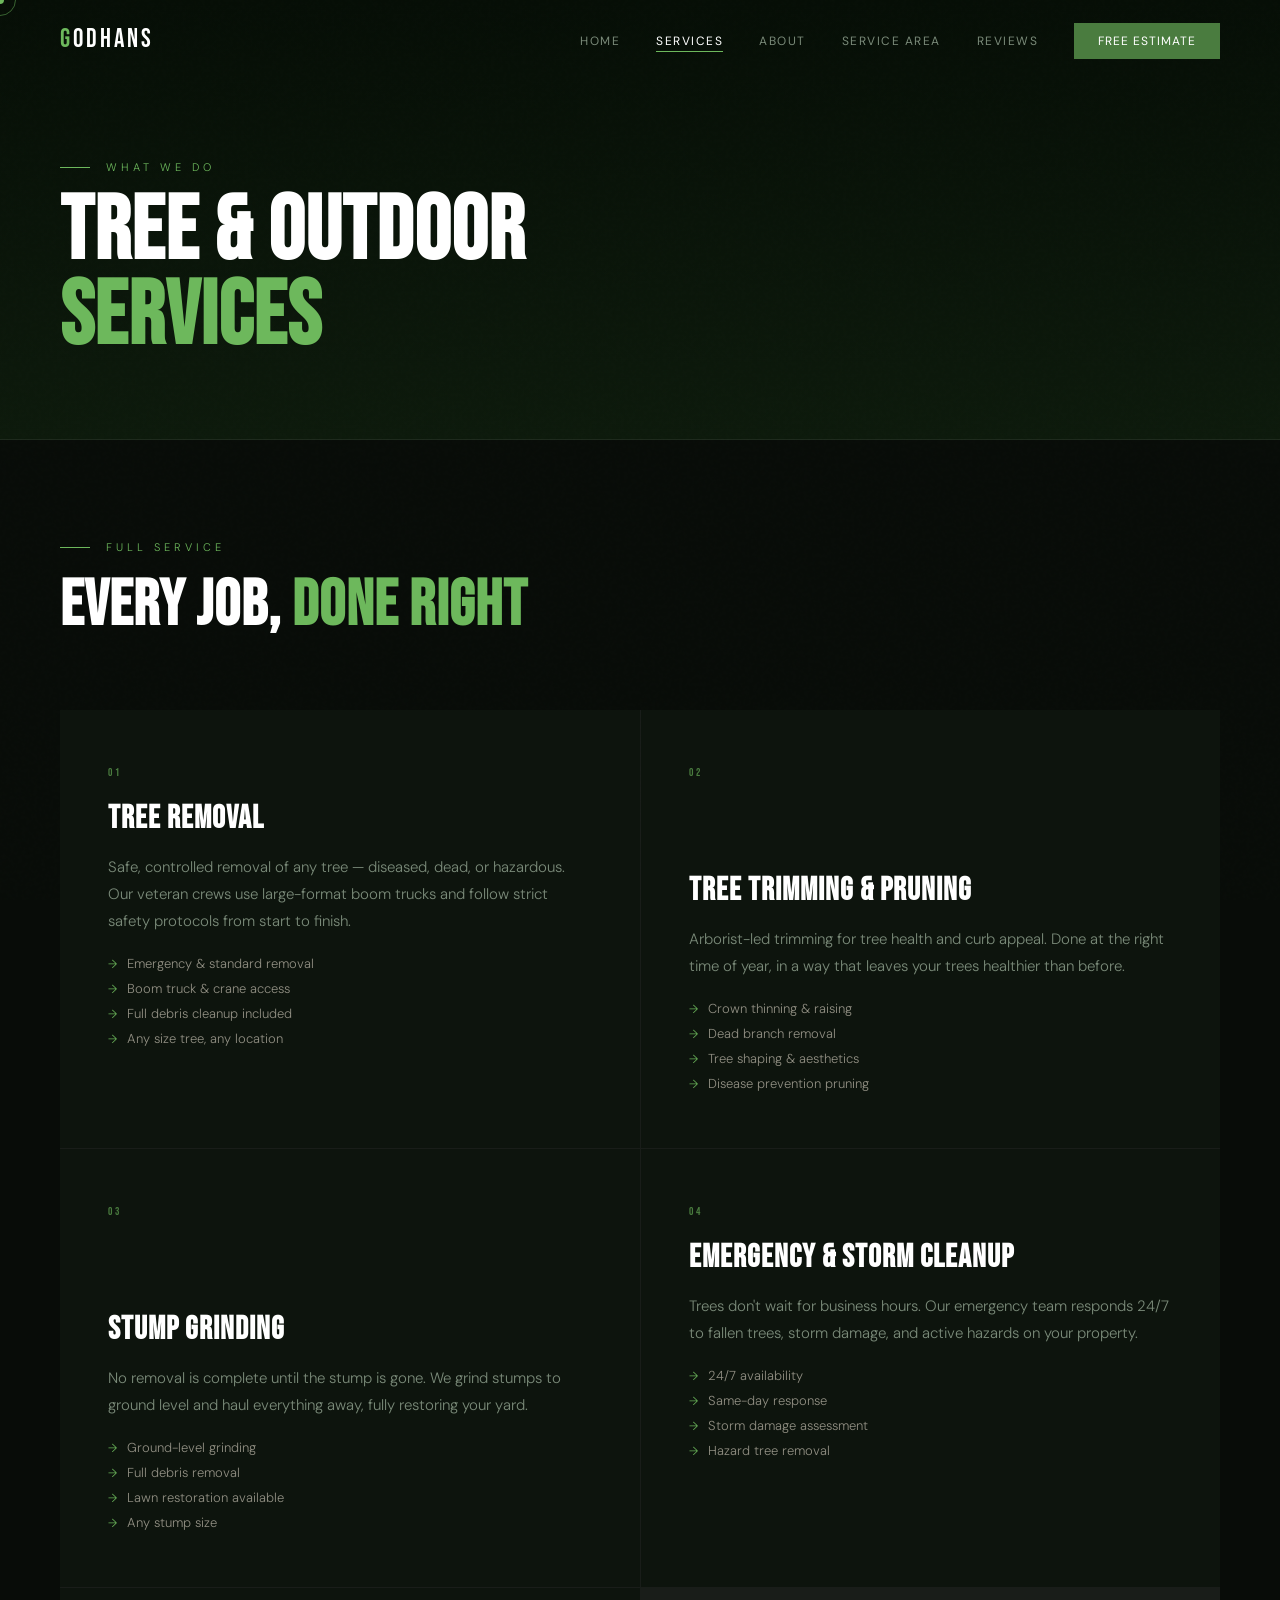
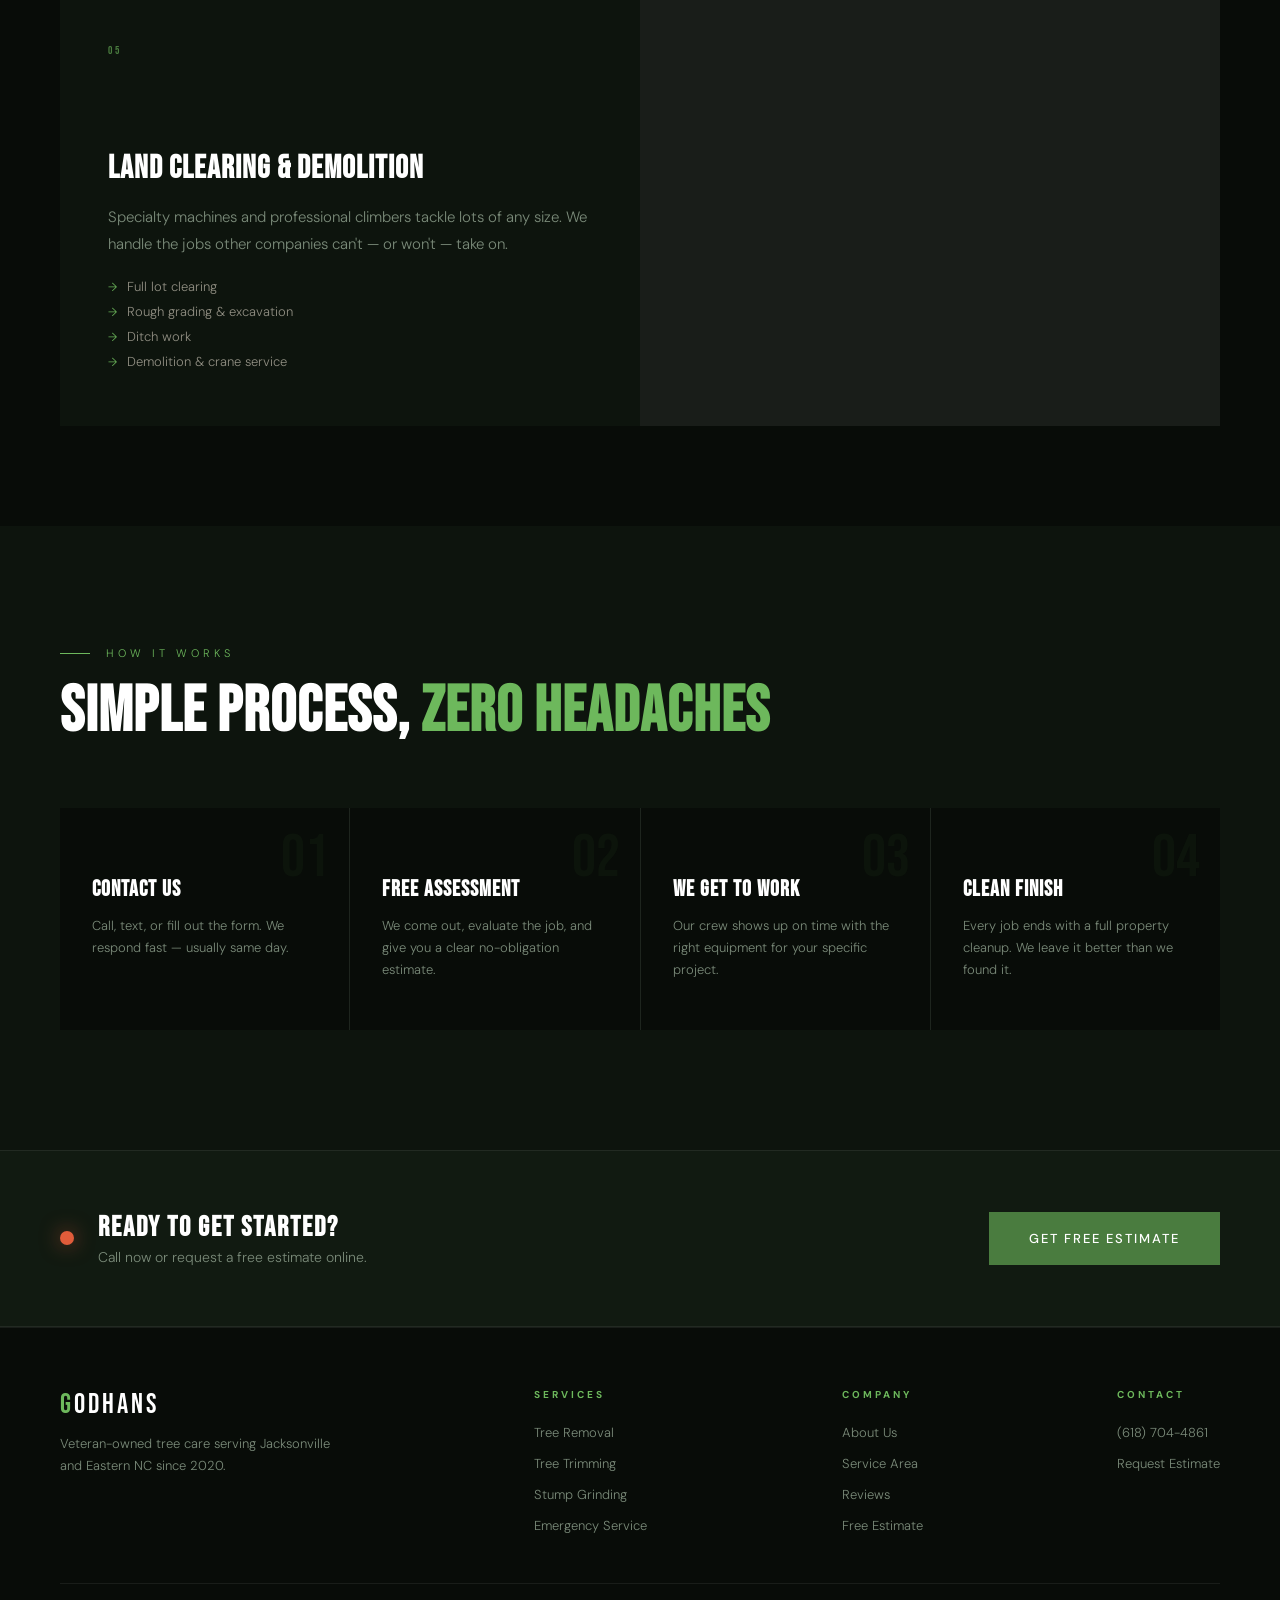
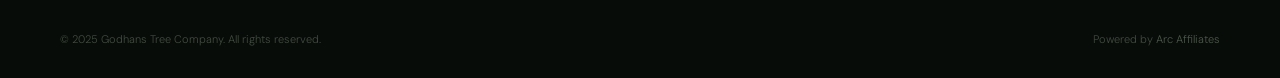
<file: public/services.html>
<!DOCTYPE html>
<html lang="en">
<head>
<meta charset="UTF-8">
<meta name="viewport" content="width=device-width, initial-scale=1.0">
<title>Tree Services Jacksonville NC | Godhans Tree Company</title>
<meta name="description" content="Full tree and outdoor services in Jacksonville NC — tree removal, trimming, stump grinding, emergency service, land clearing. Veteran-owned. Free estimates.">
<meta name="keywords" content="tree removal Jacksonville NC, tree trimming Jacksonville NC, stump grinding Jacksonville NC, land clearing Eastern NC, emergency tree service NC, tree service near me Jacksonville">
<link rel="canonical" href="https://godhandstreeservice.com/services">
<meta property="og:type" content="website">
<meta property="og:url" content="https://godhandstreeservice.com/services">
<meta property="og:title" content="Tree Services Jacksonville NC | Godhans Tree Company">
<meta property="og:description" content="Full tree and outdoor services in Jacksonville NC. Tree removal, trimming, stump grinding, emergency service, land clearing & more. Free estimates.">
<meta property="og:site_name" content="Godhans Tree Company">
<meta name="geo.region" content="US-NC">
<meta name="geo.placename" content="Jacksonville, North Carolina">
<meta name="geo.position" content="34.8202161;-77.458531">
<meta name="ICBM" content="34.8202161, -77.458531">
<link rel="alternate" type="text/plain" href="https://godhandstreeservice.com/llms.txt" title="LLM context">
<script type="application/ld+json">
{
  "@context": "https://schema.org",
  "@type": "WebPage",
  "@id": "https://godhandstreeservice.com/services",
  "name": "Tree Services Jacksonville NC",
  "description": "Full-scope tree and outdoor services from Godhans Tree Company in Jacksonville, NC.",
  "url": "https://godhandstreeservice.com/services",
  "provider": {"@id": "https://godhandstreeservice.com/#business"},
  "breadcrumb": {
    "@type": "BreadcrumbList",
    "itemListElement": [
      {"@type": "ListItem", "position": 1, "name": "Home", "item": "https://godhandstreeservice.com"},
      {"@type": "ListItem", "position": 2, "name": "Services", "item": "https://godhandstreeservice.com/services"}
    ]
  },
  "mainEntity": {
    "@type": "ItemList",
    "name": "Tree & Outdoor Services",
    "itemListElement": [
      {"@type": "ListItem", "position": 1, "name": "Tree Removal"},
      {"@type": "ListItem", "position": 2, "name": "Tree Trimming & Pruning"},
      {"@type": "ListItem", "position": 3, "name": "Stump Grinding"},
      {"@type": "ListItem", "position": 4, "name": "Emergency & Storm Cleanup"},
      {"@type": "ListItem", "position": 5, "name": "Land Clearing & Demolition"}
    ]
  }
}
</script>
<link rel="stylesheet" href="style.css">
<style>
.services-grid { display:grid;grid-template-columns:repeat(2,1fr);gap:1px;background:var(--border);margin-top:72px; }
.service-card { background:var(--dark);padding:56px 48px;position:relative;overflow:hidden;transition:background .3s; }
.service-card::before { content:'';position:absolute;top:0;left:0;bottom:0;width:3px;background:linear-gradient(180deg,var(--green),transparent);transform:scaleY(0);transform-origin:top;transition:transform .4s; }
.service-card:hover { background:var(--card); }
.service-card:hover::before { transform:scaleY(1); }
.sc-num { font-family:'Bebas Neue',sans-serif;font-size:11px;letter-spacing:3px;color:var(--green);margin-bottom:20px; }
.sc-icon { font-size:40px;margin-bottom:20px;display:block; }
.service-card h3 { font-family:'Bebas Neue',sans-serif;font-size:32px;letter-spacing:1px;color:#fff;margin-bottom:16px; }
.service-card p { font-size:15px;line-height:1.8;color:var(--muted);margin-bottom:20px; }
.service-card ul { list-style:none;display:flex;flex-direction:column;gap:8px; }
.service-card ul li { font-size:13px;color:rgba(232,224,208,0.6);display:flex;align-items:center;gap:10px; }
.service-card ul li::before { content:'→';color:var(--green-bright);font-size:12px; }
.process-section { padding:120px 0;background:var(--dark); }
.process-grid { display:grid;grid-template-columns:repeat(4,1fr);gap:1px;background:var(--border);margin-top:64px; }
.process-step { background:var(--black);padding:48px 32px;position:relative; }
.process-step::before { content:attr(data-step);position:absolute;top:20px;right:20px;font-family:'Bebas Neue',sans-serif;font-size:60px;color:rgba(74,124,63,0.07);line-height:1; }
.ps-icon { font-size:28px;margin-bottom:20px; }
.process-step h3 { font-family:'Bebas Neue',sans-serif;font-size:22px;letter-spacing:1px;color:#fff;margin-bottom:12px; }
.process-step p { font-size:13px;line-height:1.7;color:var(--muted); }
@media(max-width:1024px){ .services-grid{grid-template-columns:1fr;} .process-grid{grid-template-columns:1fr 1fr;} } @media(max-width:640px){ .process-grid{grid-template-columns:1fr;} }
@media(max-width:640px){ .process-grid{grid-template-columns:1fr;} }
</style>
</head>
<body>
<div id="cursor"></div><div id="cursor-ring"></div>
<nav id="main-nav">
  <a class="nav-logo" href="index.html"><span>G</span>ODHANS</a>
  <ul class="nav-links">
    <li><a href="index.html">Home</a></li>
    <li><a href="services.html">Services</a></li>
    <li><a href="about.html">About</a></li>
    <li><a href="service-area.html">Service Area</a></li>
    <li><a href="reviews.html">Reviews</a></li>
    <li><a href="contact.html" class="nav-cta">Free Estimate</a></li>
  </ul>
  <button class="mobile-menu-btn" onclick="toggleMobile()"><span></span><span></span><span></span></button>
</nav>

<div class="page-hero">
  <div class="page-hero-inner">
    <div class="page-label">What We Do</div>
    <h1>Tree & Outdoor<br><span>Services</span></h1>
  </div>
</div>

<section style="padding:100px 0;">
  <div class="section-inner">
    <div class="section-label reveal">Full Service</div>
    <div class="section-header"><h2 class="reveal reveal-delay-1">Every Job, <span>Done Right</span></h2></div>
    <div class="services-grid">
      <div class="service-card reveal">
        <div class="sc-num">01</div>
        <span class="sc-icon"></span>
        <h3>Tree Removal</h3>
        <p>Safe, controlled removal of any tree — diseased, dead, or hazardous. Our veteran crews use large-format boom trucks and follow strict safety protocols from start to finish.</p>
        <ul><li>Emergency & standard removal</li><li>Boom truck & crane access</li><li>Full debris cleanup included</li><li>Any size tree, any location</li></ul>
      </div>
      <div class="service-card reveal reveal-delay-1">
        <div class="sc-num">02</div>
        <span class="sc-icon">️</span>
        <h3>Tree Trimming & Pruning</h3>
        <p>Arborist-led trimming for tree health and curb appeal. Done at the right time of year, in a way that leaves your trees healthier than before.</p>
        <ul><li>Crown thinning & raising</li><li>Dead branch removal</li><li>Tree shaping & aesthetics</li><li>Disease prevention pruning</li></ul>
      </div>
      <div class="service-card reveal">
        <div class="sc-num">03</div>
        <span class="sc-icon">️</span>
        <h3>Stump Grinding</h3>
        <p>No removal is complete until the stump is gone. We grind stumps to ground level and haul everything away, fully restoring your yard.</p>
        <ul><li>Ground-level grinding</li><li>Full debris removal</li><li>Lawn restoration available</li><li>Any stump size</li></ul>
      </div>
      <div class="service-card reveal reveal-delay-1">
        <div class="sc-num">04</div>
        <span class="sc-icon"></span>
        <h3>Emergency & Storm Cleanup</h3>
        <p>Trees don't wait for business hours. Our emergency team responds 24/7 to fallen trees, storm damage, and active hazards on your property.</p>
        <ul><li>24/7 availability</li><li>Same-day response</li><li>Storm damage assessment</li><li>Hazard tree removal</li></ul>
      </div>
      <div class="service-card reveal">
        <div class="sc-num">05</div>
        <span class="sc-icon">️</span>
        <h3>Land Clearing & Demolition</h3>
        <p>Specialty machines and professional climbers tackle lots of any size. We handle the jobs other companies can't — or won't — take on.</p>
        <ul><li>Full lot clearing</li><li>Rough grading & excavation</li><li>Ditch work</li><li>Demolition & crane service</li></ul>
      </div>

    </div>
  </div>
</section>

<section class="process-section">
  <div class="section-inner">
    <div class="section-label reveal">How It Works</div>
    <div class="section-header"><h2 class="reveal reveal-delay-1">Simple Process, <span>Zero Headaches</span></h2></div>
    <div class="process-grid">
      <div class="process-step reveal" data-step="01"><div class="ps-icon"></div><h3>Contact Us</h3><p>Call, text, or fill out the form. We respond fast — usually same day.</p></div>
      <div class="process-step reveal reveal-delay-1" data-step="02"><div class="ps-icon"></div><h3>Free Assessment</h3><p>We come out, evaluate the job, and give you a clear no-obligation estimate.</p></div>
      <div class="process-step reveal reveal-delay-2" data-step="03"><div class="ps-icon"></div><h3>We Get to Work</h3><p>Our crew shows up on time with the right equipment for your specific project.</p></div>
      <div class="process-step reveal reveal-delay-3" data-step="04"><div class="ps-icon"></div><h3>Clean Finish</h3><p>Every job ends with a full property cleanup. We leave it better than we found it.</p></div>
    </div>
  </div>
</section>

<div class="emergency-banner">
  <div class="emergency-inner">
    <div class="emergency-text"><div class="emergency-pulse"></div><div class="emergency-copy"><h3>Ready to Get Started?</h3><p>Call now or request a free estimate online.</p></div></div>
    <a href="contact.html" class="btn-primary">Get Free Estimate</a>
  </div>
</div>

<footer>
  <div class="footer-inner">
    <div class="footer-top">
      <div class="footer-brand"><a class="nav-logo" href="index.html"><span>G</span>ODHANS</a><p>Veteran-owned tree care serving Jacksonville and Eastern NC since 2020.</p></div>
      <div class="footer-links"><h4>Services</h4><ul><li><a href="services.html">Tree Removal</a></li><li><a href="services.html">Tree Trimming</a></li><li><a href="services.html">Stump Grinding</a></li><li><a href="services.html">Emergency Service</a></li></ul></div>
      <div class="footer-links"><h4>Company</h4><ul><li><a href="about.html">About Us</a></li><li><a href="service-area.html">Service Area</a></li><li><a href="reviews.html">Reviews</a></li><li><a href="contact.html">Free Estimate</a></li></ul></div>
      <div class="footer-links"><h4>Contact</h4><ul><li><a href="tel:6187044861">(618) 704-4861</a></li><li><a href="contact.html">Request Estimate</a></li></ul></div>
    </div>
    <div class="footer-bottom"><p>© 2025 Godhans Tree Company. All rights reserved.</p><p class="powered-by">Powered by <a href="https://arcaffiliates.com" target="_blank">Arc Affiliates</a></p></div>
  </div>
</footer>
<button id="scrolltop">↑</button>
<script src="shared.js"></script>
</body>
</html>
</file>
<file: public/style.css>
@import url('https://fonts.googleapis.com/css2?family=Bebas+Neue&family=DM+Sans:ital,wght@0,300;0,400;0,500;1,300&family=Playfair+Display:ital@1&display=swap');

:root {
  --black: #080c08;
  --dark: #0d140d;
  --card: #111a11;
  --green: #4a7c3f;
  --green-bright: #6db85c;
  --green-glow: rgba(74,124,63,0.25);
  --cream: #e8e0d0;
  --muted: #7a8a79;
  --border: rgba(255,255,255,0.07);
}

*, *::before, *::after { margin: 0; padding: 0; box-sizing: border-box; }
html { scroll-behavior: smooth; }
body {
  background: var(--black);
  color: var(--cream);
  font-family: 'DM Sans', sans-serif;
  font-weight: 300;
  overflow-x: hidden;
  cursor: none;
}

/* NOISE */
body::before {
  content: '';
  position: fixed; inset: 0; z-index: 1; pointer-events: none;
  background-image: url("data:image/svg+xml,%3Csvg viewBox='0 0 256 256' xmlns='http://www.w3.org/2000/svg'%3E%3Cfilter id='noise'%3E%3CfeTurbulence type='fractalNoise' baseFrequency='0.9' numOctaves='4' stitchTiles='stitch'/%3E%3C/filter%3E%3Crect width='100%25' height='100%25' filter='url(%23noise)' opacity='0.04'/%3E%3C/svg%3E");
  opacity: 0.35;
}

/* CURSOR */
#cursor { position:fixed;top:0;left:0;pointer-events:none;z-index:9999;width:8px;height:8px;background:var(--green-bright);border-radius:50%;transform:translate(-50%,-50%);transition:width .2s,height .2s,background .2s; }
#cursor-ring { position:fixed;top:0;left:0;pointer-events:none;z-index:9998;width:32px;height:32px;border:1px solid rgba(109,184,92,0.5);border-radius:50%;transform:translate(-50%,-50%);transition:width .3s,height .3s,border-color .3s; }
#cursor.hover { width:14px;height:14px;background:#fff; }
#cursor-ring.hover { width:48px;height:48px;border-color:rgba(255,255,255,0.3); }

/* NAV */
nav {
  position: fixed; top: 0; left: 0; right: 0; z-index: 100;
  padding: 24px 60px;
  display: flex; align-items: center; justify-content: space-between;
  transition: background 0.4s, padding 0.4s;
}
nav.scrolled {
  background: rgba(8,12,8,0.94);
  backdrop-filter: blur(16px);
  padding: 16px 60px;
  border-bottom: 1px solid var(--border);
}
.nav-logo { font-family:'Bebas Neue',sans-serif;font-size:26px;letter-spacing:3px;color:#fff;text-decoration:none; }
.nav-logo span { color:var(--green-bright); }
.nav-links { display:flex;gap:36px;list-style:none; }
.nav-links a { font-size:12px;font-weight:400;letter-spacing:1.5px;text-transform:uppercase;color:var(--muted);text-decoration:none;transition:color .2s;padding-bottom:2px;border-bottom:1px solid transparent; }
.nav-links a:hover, .nav-links a.active { color:#fff;border-bottom-color:var(--green-bright); }
.nav-cta { background:var(--green)!important;color:#fff!important;padding:10px 24px!important;border-bottom:none!important;letter-spacing:1px!important;transition:background .2s!important; }
.nav-cta:hover { background:var(--green-bright)!important; }
.mobile-menu-btn { display:none;background:none;border:none;cursor:pointer;flex-direction:column;gap:5px;padding:4px; }
.mobile-menu-btn span { display:block;width:24px;height:1.5px;background:var(--cream);transition:all .3s; }

/* PAGE HERO (non-home) */
.page-hero {
  padding: 160px 60px 80px;
  position: relative;
  background: linear-gradient(180deg, #060e06 0%, #0d1a0c 100%);
  overflow: hidden;
}
.page-hero::after {
  content: '';
  position: absolute; bottom: 0; left: 0; right: 0; height: 1px;
  background: var(--border);
}
.page-hero-inner { position: relative; z-index: 2; max-width: 1300px; margin: 0 auto; }
.page-label { font-size:11px;letter-spacing:4px;text-transform:uppercase;color:var(--green-bright);margin-bottom:16px;display:flex;align-items:center;gap:16px; }
.page-label::before { content:'';display:block;width:30px;height:1px;background:var(--green-bright); }
.page-hero h1 { font-family:'Bebas Neue',sans-serif;font-size:clamp(52px,7vw,96px);line-height:.95;color:#fff;letter-spacing:1px; }
.page-hero h1 span { color:var(--green-bright); }
.page-hero h1 em { font-family:'Playfair Display',serif;font-style:italic;color:var(--green-bright); }

/* SECTION */
section { position:relative;z-index:2; }
.section-inner { max-width:1300px;margin:0 auto;padding:0 60px; }
.section-label { font-size:11px;letter-spacing:4px;text-transform:uppercase;color:var(--green-bright);margin-bottom:20px;display:flex;align-items:center;gap:16px; }
.section-label::before { content:'';display:block;width:30px;height:1px;background:var(--green-bright); }
.section-header h2 { font-family:'Bebas Neue',sans-serif;font-size:clamp(40px,5vw,68px);color:#fff;line-height:1;letter-spacing:1px; }
.section-header h2 span { color:var(--green-bright); }
.section-header { margin-bottom:64px; }

/* BUTTONS */
.btn-primary { background:var(--green);color:#fff;text-decoration:none;padding:18px 40px;font-size:13px;letter-spacing:2px;text-transform:uppercase;font-weight:500;transition:background .25s,transform .2s;display:inline-block; }
.btn-primary:hover { background:var(--green-bright);transform:translateY(-2px); }
.btn-ghost { color:var(--cream);text-decoration:none;font-size:13px;letter-spacing:2px;text-transform:uppercase;font-weight:400;border-bottom:1px solid rgba(232,224,208,0.3);padding-bottom:2px;transition:color .2s,border-color .2s; }
.btn-ghost:hover { color:var(--green-bright);border-color:var(--green-bright); }

/* REVEAL */
.reveal { opacity:0;transform:translateY(28px);transition:opacity .7s ease,transform .7s ease; }
.reveal.visible { opacity:1;transform:translateY(0); }
.reveal-delay-1 { transition-delay:.1s; }
.reveal-delay-2 { transition-delay:.2s; }
.reveal-delay-3 { transition-delay:.3s; }
.reveal-delay-4 { transition-delay:.4s; }

/* MARQUEE */
.marquee-bar { background:var(--green);padding:14px 0;overflow:hidden;position:relative;z-index:2; }
.marquee-track { display:flex;animation:marquee 28s linear infinite;white-space:nowrap; }
.marquee-item { font-family:'Bebas Neue',sans-serif;font-size:15px;letter-spacing:3px;color:rgba(255,255,255,0.9);padding:0 48px;display:flex;align-items:center;gap:48px; }
.marquee-item::after { content:'✦';font-size:10px;opacity:0.6; }
@keyframes marquee { from{transform:translateX(0)} to{transform:translateX(-50%)} }

/* EMERGENCY BANNER */
.emergency-banner { background:var(--card);border-top:1px solid var(--border);border-bottom:1px solid var(--border);padding:60px 0; }
.emergency-inner { max-width:1300px;margin:0 auto;padding:0 60px;display:flex;align-items:center;justify-content:space-between;gap:40px; }
.emergency-pulse { width:14px;height:14px;border-radius:50%;background:#e05c3a;box-shadow:0 0 20px rgba(224,92,58,0.6);flex-shrink:0;animation:pulse-red 1.5s ease-in-out infinite; }
@keyframes pulse-red { 0%,100%{box-shadow:0 0 10px rgba(224,92,58,0.4)} 50%{box-shadow:0 0 25px rgba(224,92,58,0.8)} }
.emergency-text { display:flex;align-items:center;gap:24px; }
.emergency-copy h3 { font-family:'Bebas Neue',sans-serif;font-size:28px;letter-spacing:2px;color:#fff; }
.emergency-copy p { font-size:14px;color:var(--muted);margin-top:4px; }
.emergency-phone { font-family:'Bebas Neue',sans-serif;font-size:42px;letter-spacing:2px;color:var(--green-bright);text-decoration:none;transition:color .2s; }
.emergency-phone:hover { color:#fff; }

/* FOOTER */
footer { background:var(--black);border-top:1px solid var(--border);padding:60px 0 32px; }
.footer-inner { max-width:1300px;margin:0 auto;padding:0 60px; }
.footer-top { display:flex;justify-content:space-between;align-items:flex-start;margin-bottom:48px;padding-bottom:48px;border-bottom:1px solid var(--border); }
.footer-brand .nav-logo { font-size:28px;display:block;margin-bottom:12px; }
.footer-brand p { font-size:13px;color:var(--muted);max-width:280px;line-height:1.7; }
.footer-links h4 { font-size:10px;letter-spacing:3px;text-transform:uppercase;color:var(--green-bright);margin-bottom:20px; }
.footer-links ul { list-style:none;display:flex;flex-direction:column;gap:10px; }
.footer-links a { font-size:13px;color:var(--muted);text-decoration:none;transition:color .2s; }
.footer-links a:hover { color:var(--cream); }
.footer-bottom { display:flex;justify-content:space-between;align-items:center; }
.footer-bottom p { font-size:11px;color:rgba(122,138,121,0.5); }
.powered-by { font-size:11px;color:rgba(122,138,121,0.4); }
.powered-by a { color:rgba(122,138,121,0.6);text-decoration:none;transition:color .2s; }
.powered-by a:hover { color:var(--muted); }

/* SCROLL TOP */
#scrolltop { position:fixed;bottom:32px;right:32px;z-index:99;width:44px;height:44px;background:var(--green);border:none;cursor:pointer;color:#fff;font-size:18px;display:flex;align-items:center;justify-content:center;opacity:0;transform:translateY(16px);transition:opacity .3s,transform .3s,background .2s; }
#scrolltop.visible { opacity:1;transform:translateY(0); }
#scrolltop:hover { background:var(--green-bright); }

/* MOBILE */
@media (max-width:1024px) {
  nav { padding:20px 32px; }
  nav.scrolled { padding:14px 32px; }
  .nav-links { display:none; }
  .mobile-menu-btn { display:flex; }
  .page-hero { padding:130px 32px 60px; }
  .section-inner { padding:0 32px; }
  .emergency-inner { flex-direction:column;text-align:center; }
  .footer-top { flex-direction:column;gap:40px; }
  .footer-bottom { flex-direction:column;gap:12px;text-align:center; }
}

/* 640px — small phones */
@media (max-width:640px) {
  nav { padding:16px 20px; }
  nav.scrolled { padding:12px 20px; }
  .page-hero { padding:110px 20px 48px; }
  .section-inner { padding:0 20px; }
  .emergency-inner { padding:0 20px; }
  .footer-inner { padding:0 20px; }
  .emergency-phone { font-size:28px; }
  .page-hero h1 { font-size:clamp(36px,10vw,56px); }
  .section-header h2 { font-size:clamp(32px,8vw,48px); }
  footer { padding:40px 0 24px; }
  .footer-top { gap:28px; }
}
</file>
